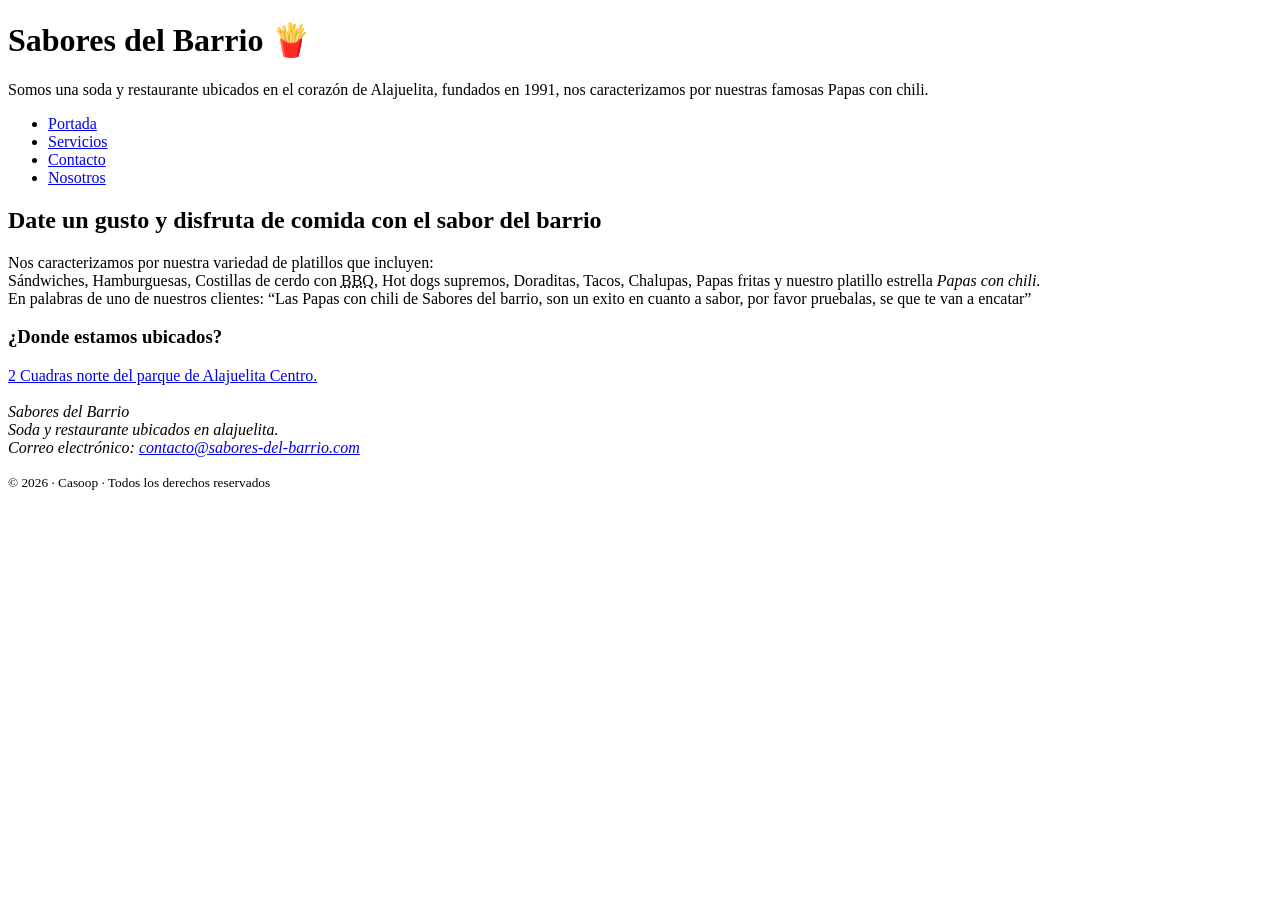
<file: ac1-html/index.html>
<!DOCTYPE html>
<html lang="es">
<head>
    <meta charset="UTF-8">
    <meta name="viewport" content="width=device-width, initial-scale=1.0">
    <meta name="author" content="Elias GC">
    <meta name="description" content="Portada de Sabores del Barrio">
    <meta name="keywords" content="index, Portada, HTML5, Soda, Restaurante">
    <title>Portada | Sabores del Barrio</title>
    <link rel="icon" href="recursos/favicon.png" type="image/png">
</head>

<body>
    <header id="inicio">
        <h1>Sabores del Barrio 🍟</h1>
        <p>Somos una soda y restaurante ubicados en el corazón de Alajuelita, fundados en 1991, nos caracterizamos por nuestras famosas Papas con chili.</p>
        <!--Menú de navegación-->
        <nav>
            <ul>
                <li><a href="index.html">Portada</a></li>
                <li><a href="servicios.html">Servicios</a></li>
                <li><a href="contacto.html">Contacto</a></li>
                <li><a href="nosotros.html">Nosotros</a></li>
            </ul>
        </nav>
    </header>

    <main>
        <article>
            <!--Introducción al Restaurante-->
            <h2 id="Intro">Date un gusto y disfruta de comida con el sabor del barrio</h2>
            <p>
                Nos caracterizamos por nuestra variedad de platillos que incluyen: <br>
                Sándwiches, Hamburguesas, Costillas de cerdo con <abbr title="Barbecue">BBQ</abbr>, Hot dogs supremos, Doraditas, Tacos, Chalupas, Papas fritas y nuestro platillo estrella <em>Papas con chili</em>. <br>
                En palabras de uno de nuestros clientes: <q>Las Papas con chili de Sabores del barrio, son un exito en cuanto a sabor, por favor pruebalas, se que te van a encatar</q>
            </p>
        </article>

        <aside>
            <h3 id="Ubicacion">¿Donde estamos ubicados?</h3>
            <!--Se utilizo un enlace a Google maps como enlace externo-->
            <a href="https://maps.app.goo.gl/xUsfQCmxmrfeoPDa7" target="_blank" rel="noopener" title="Ubicación en Google Maps">2 Cuadras norte del parque de Alajuelita Centro. </a>
        </aside>
    </main>

    <br>

    <footer>
        <address>
            Sabores del Barrio <br>
            Soda y restaurante ubicados en alajuelita. <br>
            Correo electrónico: <a href="mailto:contacto@sabores-del-barrio.com">contacto@sabores-del-barrio.com</a>
        </address>
        <p>
            <small>&copy; 2026 &middot; Casoop &middot; Todos los derechos reservados</small>
        </p>
    </footer>
</body>
</html>
</file>
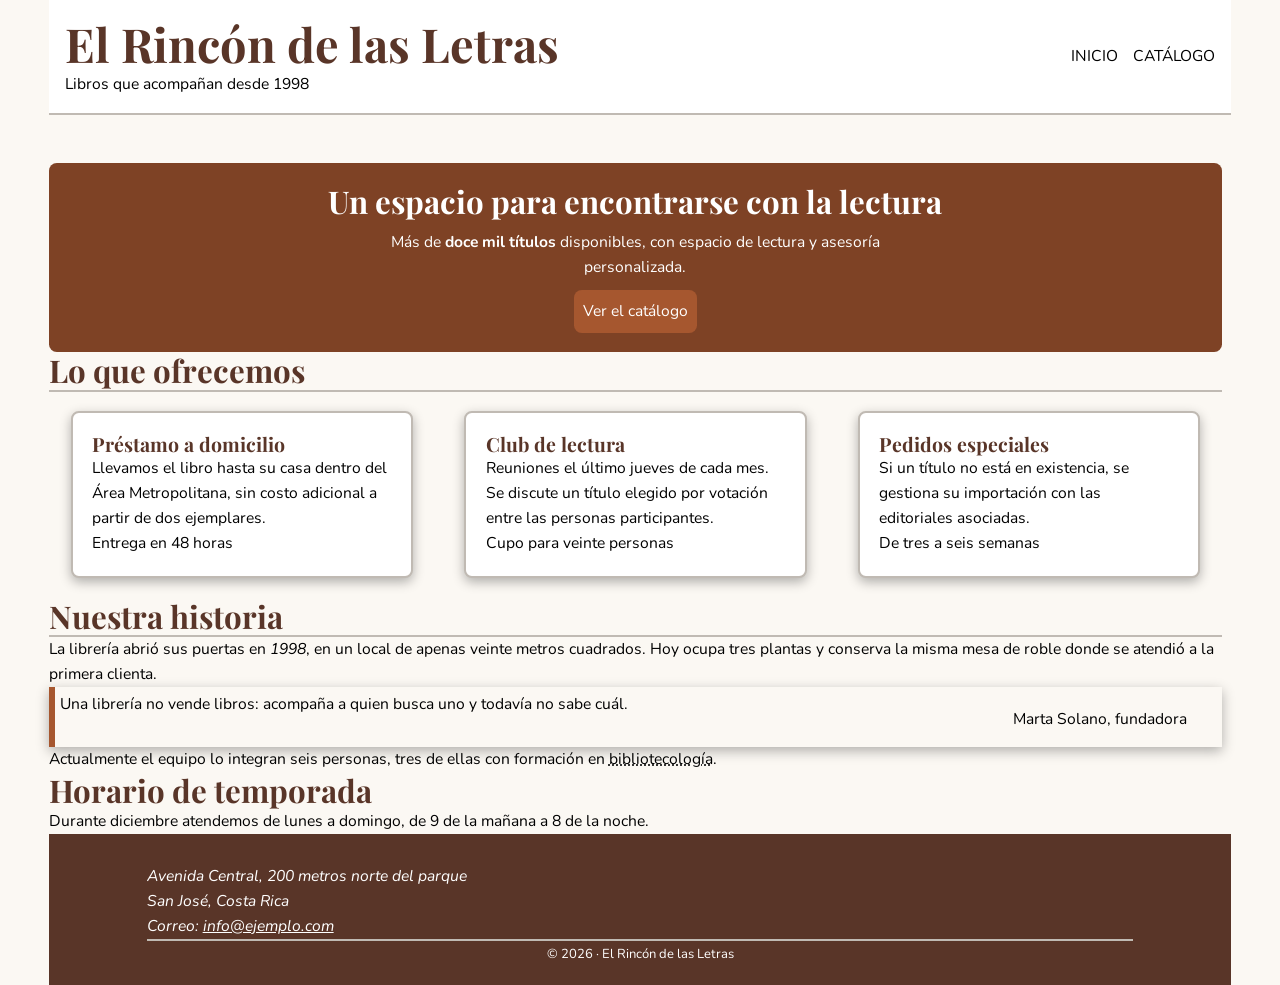
<file: ac2-css/index.html>
<!DOCTYPE html>
<html lang="es">

<head>
  <meta charset="UTF-8">
  <meta name="viewport" content="width=device-width, initial-scale=1.0">
  <meta name="author" content="Escriba aquí su nombre completo">
  <meta name="description" content="Librería El Rincón de las Letras: catálogo, servicios y contacto.">
  <meta name="keywords" content="librería, libros, lectura, catálogo, Costa Rica">

  <title>Inicio | El Rincón de las Letras</title>

  <link rel="icon" href="recursos/favicon.png" type="image/png">
  <link rel="stylesheet" href="css/estilos.css">
  <style>
    @import url('https://fonts.googleapis.com/css2?family=Nunito:ital,wght@0,200..1000;1,200..1000&family=Playfair+Display:ital,wght@0,400..900;1,400..900&display=swap');
  </style>

  <!--AQUÍ SE ENLAZA LA HOJA DE ESTILOS QUE USTED DEBE CREAR.
       El archivo debe llamarse  css/estilos.css -->

</head>

<body>

  <!--CABECERA-->
  <header id="cabecera">
    <div class="marca">
      <h1>El Rincón de las Letras</h1>
      <p class="lema">Libros que acompañan desde 1998</p>
    </div>

    <nav class="menu-principal">
      <ul>
        <li><a href="index.html" class="enlace-activo">Inicio</a></li>
        <li><a href="catalogo.html">Catálogo</a></li>
      </ul>
    </nav>
  </header>

  <!--CONTENIDO PRINCIPAL-->
  <main id="contenido">

    <!-- Zona de presentación -->
    <section id="portada" class="hero">
      <h2>Un espacio para encontrarse con la lectura</h2>
      <p class="hero-texto">
        Más de <strong>doce mil títulos</strong> disponibles, con espacio
        de lectura y asesoría personalizada.
      </p>
      <a href="catalogo.html" class="boton boton-principal">Ver el catálogo</a>
    </section>

    <!-- Tres bloques para maquetar en fila -->
    <section id="servicios">
      <h2>Lo que ofrecemos</h2>

      <div class="rejilla-servicios">

        <article class="tarjeta">
          <h3>Préstamo a domicilio</h3>
          <p>
            Llevamos el libro hasta su casa dentro del Área Metropolitana,
            sin costo adicional a partir de dos ejemplares.
          </p>
          <p class="tarjeta-pie">Entrega en 48 horas</p>
        </article>

        <article class="tarjeta">
          <h3>Club de lectura</h3>
          <p>
            Reuniones el último jueves de cada mes. Se discute un título
            elegido por votación entre las personas participantes.
          </p>
          <p class="tarjeta-pie">Cupo para veinte personas</p>
        </article>

        <article class="tarjeta">
          <h3>Pedidos especiales</h3>
          <p>
            Si un título no está en existencia, se gestiona su importación
            con las editoriales asociadas.
          </p>
          <p class="tarjeta-pie">De tres a seis semanas</p>
        </article>

      </div>
    </section>

    <!-- Contenido con cita -->
    <section id="historia">
      <h2>Nuestra historia</h2>

      <p>
        La librería abrió sus puertas en <em>1998</em>, en un local de
        apenas veinte metros cuadrados. Hoy ocupa tres plantas y conserva
        la misma mesa de roble donde se atendió a la primera clienta.
      </p>

      <blockquote class="cita">
        <p>
          Una librería no vende libros: acompaña a quien busca uno y
          todavía no sabe cuál.
        </p>
        <footer class="cita-autoria">Marta Solano, fundadora</footer>
      </blockquote>

      <p>
        Actualmente el equipo lo integran seis personas, tres de ellas
        con formación en <abbr title="Bibliotecología">bibliotecología</abbr>.
      </p>
    </section>

  </main>

  <!--CONTENIDO SECUNDARIO -->
  <aside id="aviso" class="panel-aviso">
    <h2>Horario de temporada</h2>
    <p>
      Durante diciembre atendemos de lunes a domingo, de 9 de la mañana
      a 8 de la noche.
    </p>
  </aside>

  <!-- PIE -->
  <footer id="pie">
    <div class="pie-contenido">
      <address class="datos-contacto">
        Avenida Central, 200 metros norte del parque<br>
        San José, Costa Rica<br>
        Correo: <a href="mailto:info@ejemplo.com">info@ejemplo.com</a>
      </address>

      <p class="creditos"><small>&copy; 2026 · El Rincón de las Letras</small></p>
    </div>
  </footer>

</body>

</html>
</file>
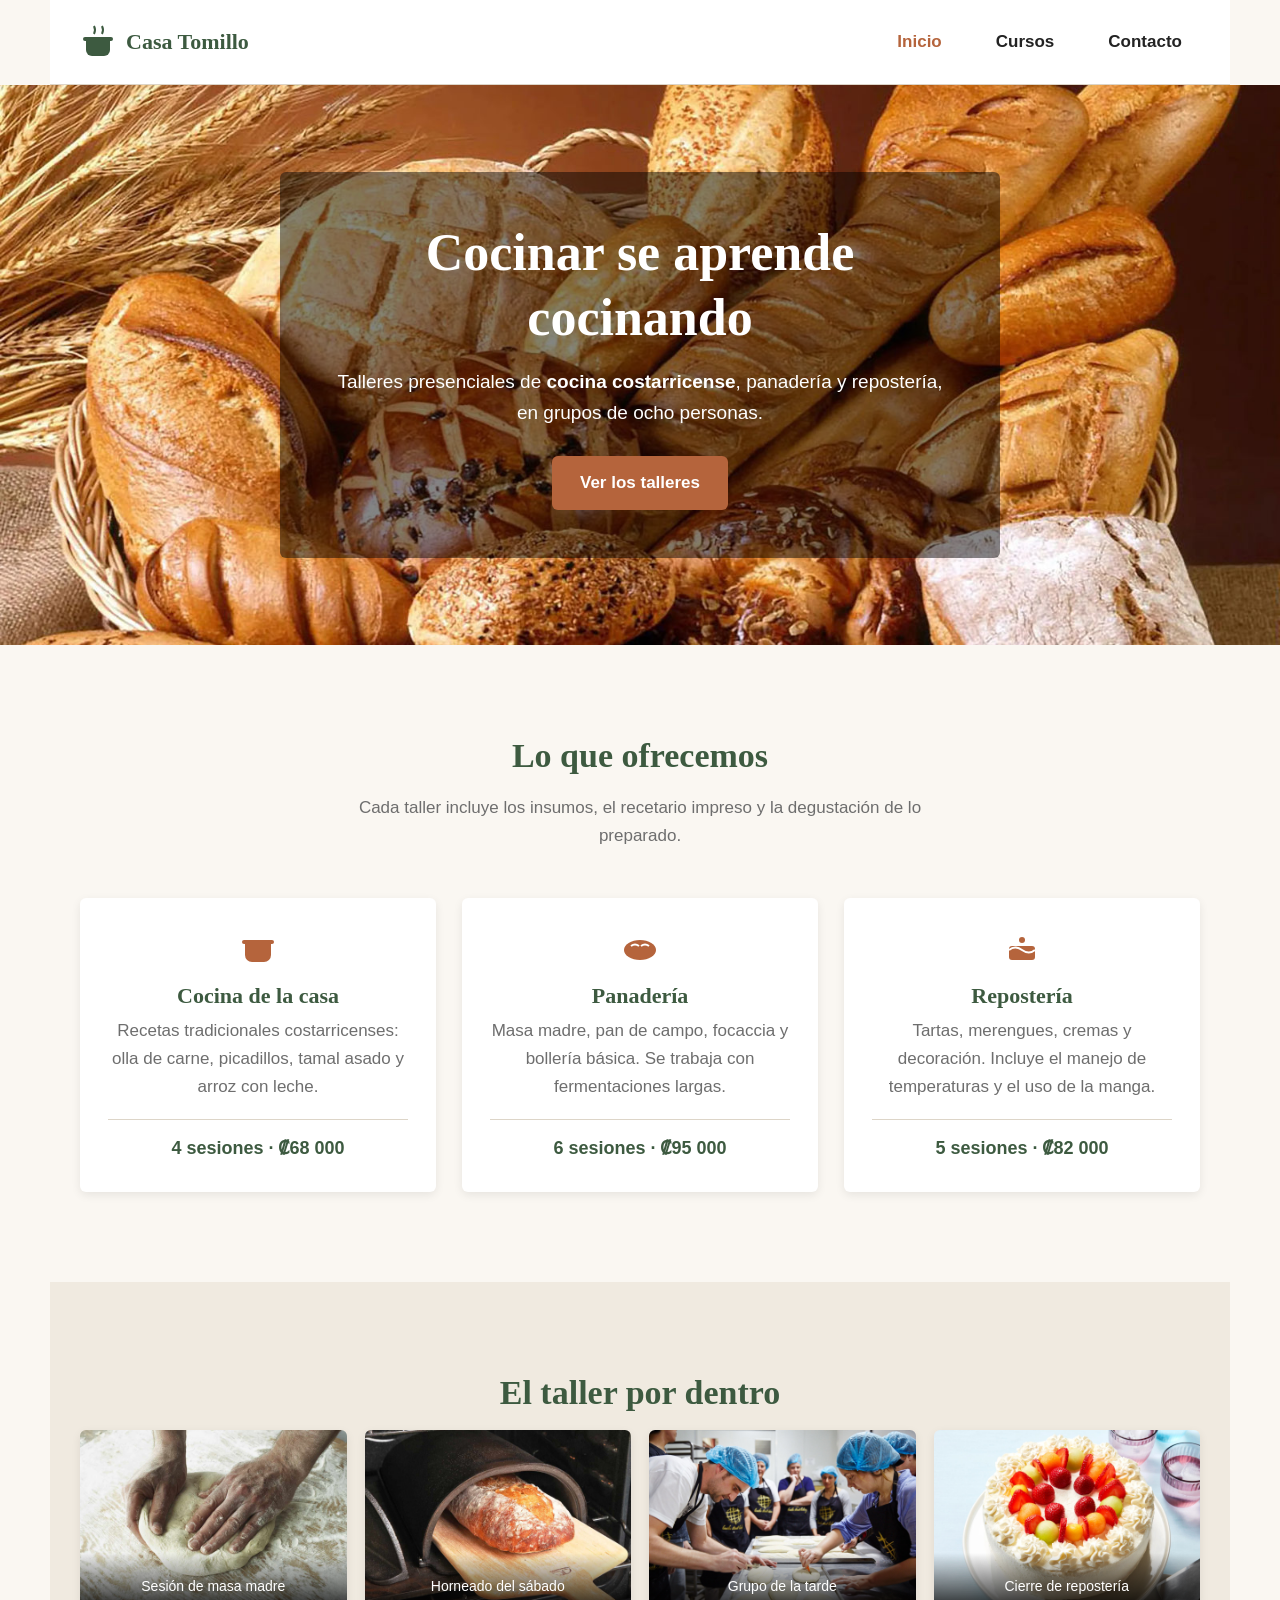
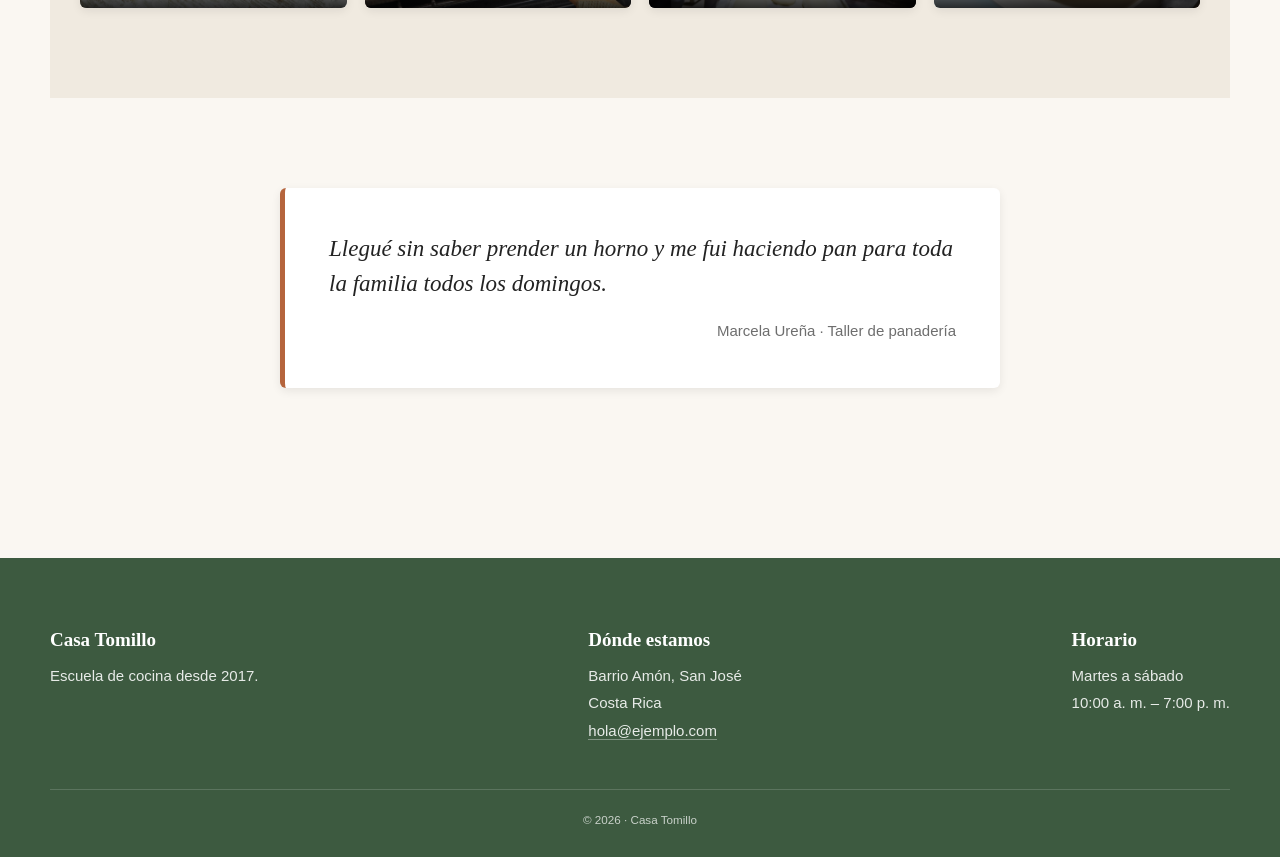
<file: ac3-responsive/index.html>
<!doctype html>
<html lang="es">
  <head>
    <meta charset="UTF-8" />
    <meta name="viewport" content="width=device-width, initial-scale=1.0" />
    <!--Se volvio a añadir el viewport faltante-->
    <meta name="author" content="Escriba aquí su nombre completo" />
    <meta
      name="description"
      content="Casa Tomillo: escuela de cocina con talleres presenciales en San José."
    />
    <meta
      name="keywords"
      content="cocina, talleres, escuela, gastronomía, Costa Rica"
    />

    <title>Inicio | Casa Tomillo</title>

    <link rel="icon" href="recursos/favicon.png" type="image/png" />
    <link rel="stylesheet" href="css/estilos.css" />
  </head>

  <body>
    <!-- ═══ CABECERA · igual en las tres páginas ═══ -->
    <header id="cabecera" class="cabecera">
      <a href="index.html" class="marca">
        <svg
          class="marca-icono"
          width="36"
          height="36"
          viewBox="0 0 36 36"
          xmlns="http://www.w3.org/2000/svg"
          role="img"
          aria-label="Logo de Casa Tomillo: una olla con vapor"
        >
          <path
            d="M6 16 h24 v10 a6 6 0 0 1 -6 6 h-12 a6 6 0 0 1 -6 -6 z"
            fill="currentColor"
          />
          <rect x="3" y="13" width="30" height="4" rx="2" fill="currentColor" />
          <path
            d="M14 10 q2 -4 0 -8"
            stroke="currentColor"
            stroke-width="2"
            fill="none"
          />
          <path
            d="M22 10 q2 -4 0 -8"
            stroke="currentColor"
            stroke-width="2"
            fill="none"
          />
        </svg>
        <span class="marca-texto">Casa Tomillo</span>
      </a>

      <nav class="navegacion" aria-label="Navegación principal">
        <ul class="menu">
          <li><a href="index.html" class="menu-enlace activo">Inicio</a></li>
          <li><a href="cursos.html" class="menu-enlace">Cursos</a></li>
          <li><a href="contacto.html" class="menu-enlace">Contacto</a></li>
        </ul>
      </nav>
    </header>

    <main id="contenido">
      <!-- ═══ PORTADA ═══ -->
      <section id="portada" class="portada">
        <div class="portada-caja">
          <h1 class="portada-titulo">Cocinar se aprende cocinando</h1>
          <p class="portada-bajada">
            Talleres presenciales de <strong>cocina costarricense</strong>,
            panadería y repostería, en grupos de ocho personas.
          </p>
          <a href="cursos.html" class="boton boton-principal"
            >Ver los talleres</a
          >
        </div>
      </section>

      <!-- ═══ TRES PROPUESTAS · maquetadas con Flexbox ═══ -->
      <section id="propuestas" class="seccion">
        <h2 class="seccion-titulo">Lo que ofrecemos</h2>
        <p class="seccion-entrada">
          Cada taller incluye los insumos, el recetario impreso y la degustación
          de lo preparado.
        </p>

        <div class="fila-propuestas">
          <article class="tarjeta">
            <svg
              class="tarjeta-icono"
              width="42"
              height="42"
              viewBox="0 0 42 42"
              xmlns="http://www.w3.org/2000/svg"
              role="img"
              aria-label="Icono de olla"
            >
              <path
                d="M8 18 h26 v11 a7 7 0 0 1 -7 7 h-12 a7 7 0 0 1 -7 -7 z"
                fill="currentColor"
              />
              <rect
                x="5"
                y="14"
                width="32"
                height="4"
                rx="2"
                fill="currentColor"
              />
            </svg>
            <h3 class="tarjeta-titulo">Cocina de la casa</h3>
            <p class="tarjeta-texto">
              Recetas tradicionales costarricenses: olla de carne, picadillos,
              tamal asado y arroz con leche.
            </p>
            <p class="tarjeta-dato">4 sesiones · ₡68 000</p>
          </article>

          <article class="tarjeta">
            <svg
              class="tarjeta-icono"
              width="42"
              height="42"
              viewBox="0 0 42 42"
              xmlns="http://www.w3.org/2000/svg"
              role="img"
              aria-label="Icono de pan"
            >
              <ellipse cx="21" cy="24" rx="16" ry="10" fill="currentColor" />
              <path
                d="M12 20 q4 -3 8 0 M22 20 q4 -3 8 0"
                stroke="#FFFFFF"
                stroke-width="2"
                fill="none"
              />
            </svg>
            <h3 class="tarjeta-titulo">Panadería</h3>
            <p class="tarjeta-texto">
              Masa madre, pan de campo, focaccia y bollería básica. Se trabaja
              con fermentaciones largas.
            </p>
            <p class="tarjeta-dato">6 sesiones · ₡95 000</p>
          </article>

          <article class="tarjeta">
            <svg
              class="tarjeta-icono"
              width="42"
              height="42"
              viewBox="0 0 42 42"
              xmlns="http://www.w3.org/2000/svg"
              role="img"
              aria-label="Icono de pastel"
            >
              <rect
                x="8"
                y="20"
                width="26"
                height="14"
                rx="3"
                fill="currentColor"
              />
              <path
                d="M8 24 q6 -5 13 0 q7 5 13 0"
                stroke="#FFFFFF"
                stroke-width="2"
                fill="none"
              />
              <circle cx="21" cy="14" r="3" fill="currentColor" />
            </svg>
            <h3 class="tarjeta-titulo">Repostería</h3>
            <p class="tarjeta-texto">
              Tartas, merengues, cremas y decoración. Incluye el manejo de
              temperaturas y el uso de la manga.
            </p>
            <p class="tarjeta-dato">5 sesiones · ₡82 000</p>
          </article>
        </div>
      </section>

      <!-- ═══ GALERÍA · maquetada con Grid ═══ -->
      <section id="galeria" class="seccion seccion-alterna">
        <h2 class="seccion-titulo">El taller por dentro</h2>

        <div class="rejilla-galeria">
          <figure class="pieza">
            <picture>
              <source
                media="(min-width: 1024px)"
                srcset="recursos/taller-1-grande.jpg"
              />
              <source
                media="(min-width: 768px)"
                srcset="recursos/taller-1-mediana.jpg"
              />
              <source
                media="(min-width: 468px)"
                srcset="recursos/taller-1-pequena.jpg"
              />
              <img
                src="recursos/taller-1-pequena.jpg"
                alt="Manos amasando pan sobre una mesa de madera"
                width="1200"
                height="800"
                loading="lazy"
              />
            </picture>
            <figcaption class="pieza-pie">Sesión de masa madre</figcaption>
          </figure>

          <figure class="pieza">
            <picture>
              <source
                media="(min-width: 1024px)"
                srcset="recursos/taller-2-grande.jpg"
              />
              <source
                media="(min-width: 768px)"
                srcset="recursos/taller-2-mediana.jpg"
              />
              <source
                media="(min-width: 468px)"
                srcset="recursos/taller-2-pequena.jpg"
              />
              <img
                src="recursos/taller-2-pequena.jpg"
                alt="Bandeja de panes recién horneados"
                width="1200"
                height="800"
                loading="lazy"
              />
            </picture>
            <figcaption class="pieza-pie">Horneado del sábado</figcaption>
          </figure>

          <figure class="pieza">
            <picture>
              <source
                media="(min-width: 1024px)"
                srcset="recursos/taller-3-grande.jpg"
              />
              <source
                media="(min-width: 768px)"
                srcset="recursos/taller-3-mediana.jpg"
              />
              <source
                media="(min-width: 468px)"
                srcset="recursos/taller-3-pequena.jpg"
              />

              <img
                src="recursos/taller-3-pequena.jpg"
                alt="Grupo de participantes cocinando en la mesa central"
                width="1200"
                height="800"
                loading="lazy"
              />
            </picture>
            <figcaption class="pieza-pie">Grupo de la tarde</figcaption>
          </figure>

          <figure class="pieza">
            <picture>
              <source
                media="(min-width: 1024px)"
                srcset="recursos/taller-4-grande.jpg"
              />
              <source
                media="(min-width: 768px)"
                srcset="recursos/taller-4-mediana.jpg"
              />
              <source
                media="(min-width: 468px)"
                srcset="recursos/taller-4-pequena.jpg"
              />
              <img
                src="recursos/taller-4-pequena.jpg"
                alt="Detalle de una tarta decorada con frutas"
                width="1200"
                height="800"
                loading="lazy"
              />
            </picture>
            <figcaption class="pieza-pie">Cierre de repostería</figcaption>
          </figure>
        </div>
      </section>

      <!-- ═══ TESTIMONIO ═══ -->
      <section id="testimonio" class="seccion">
        <blockquote class="cita">
          <p class="cita-texto">
            Llegué sin saber prender un horno y me fui haciendo pan para toda la
            familia todos los domingos.
          </p>
          <footer class="cita-autoria">
            Marcela Ureña · Taller de panadería
          </footer>
        </blockquote>
      </section>
    </main>

    <!-- ═══ PIE · igual en las tres páginas ═══ -->
    <footer id="pie" class="pie">
      <div class="pie-columnas">
        <div class="pie-bloque">
          <h2 class="pie-titulo">Casa Tomillo</h2>
          <p class="pie-texto">Escuela de cocina desde 2017.</p>
        </div>

        <div class="pie-bloque">
          <h2 class="pie-titulo">Dónde estamos</h2>
          <address class="pie-datos">
            Barrio Amón, San José<br />
            Costa Rica<br />
            <a href="mailto:hola@ejemplo.com" class="pie-enlace"
              >hola@ejemplo.com</a
            >
          </address>
        </div>

        <div class="pie-bloque">
          <h2 class="pie-titulo">Horario</h2>
          <p class="pie-texto">
            Martes a sábado<br />
            10:00 a. m. – 7:00 p. m.
          </p>
        </div>
      </div>

      <p class="pie-creditos"><small>&copy; 2026 · Casa Tomillo</small></p>
    </footer>
  </body>
</html>
</file>
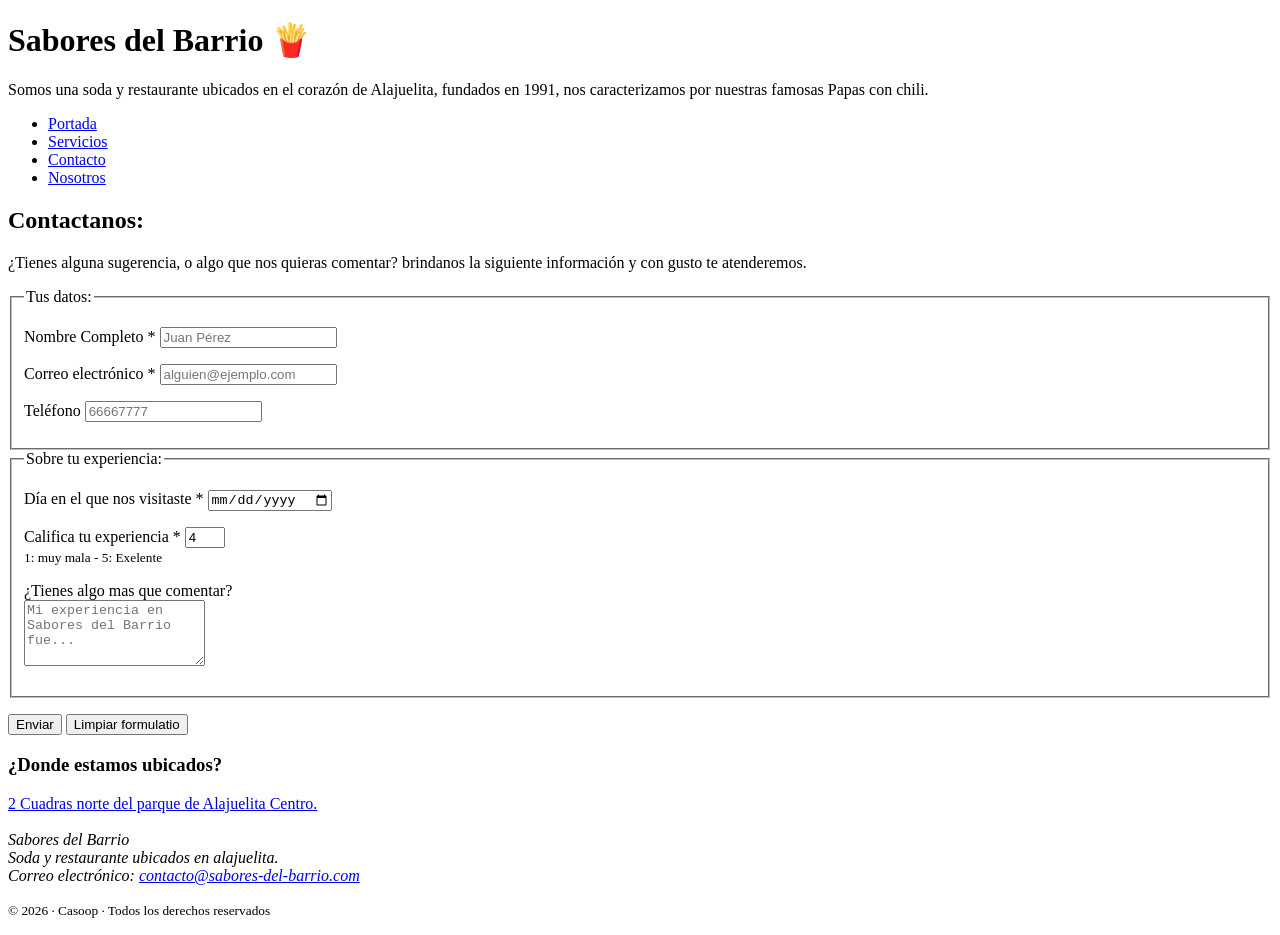
<file: ac1-html/Contacto.html>
<!DOCTYPE html>
<html lang="es">
<head>
    <meta charset="UTF-8">
    <meta name="viewport" content="width=device-width, initial-scale=1.0">
    <meta name="author" content="Elias GC">
    <meta name="description" content="Portada de Sabores del Barrio">
    <meta name="keywords" content="index, Portada, HTML5, Soda, Restaurante">
    <title>Portada | Sabores del Barrio</title>
    <link rel="icon" href="recursos/favicon.png" type="image/png">
</head>

<body>
    <header id="inicio">
        <h1>Sabores del Barrio 🍟</h1>
        <p>Somos una soda y restaurante ubicados en el corazón de Alajuelita, fundados en 1991, nos caracterizamos por nuestras famosas Papas con chili.</p>
        <!--Menú de navegación-->
        <nav>
            <ul>
                <li><a href="index.html">Portada</a></li>
                <li><a href="servicios.html">Servicios</a></li>
                <li><a href="contacto.html">Contacto</a></li>
                <li><a href="nosotros.html">Nosotros</a></li>
            </ul>
        </nav>
    </header>

    <main>
        <article>
            <h2 id="contacto">Contactanos:</h2>
            <p>¿Tienes alguna sugerencia, o algo que nos quieras comentar? brindanos la siguiente información y con gusto te atenderemos.</p>
            <form method="post">
                <fieldset>
                    <legend>Tus datos:</legend>
                    <p>
                        <label for="nombre">Nombre Completo *</label>
                        <input type="text" id="nombre" name="nombre" required minlength="3" maxlength="60" placeholder="Juan Pérez">
                    </p>
                    <p>
                        <label for="correo">Correo electrónico *</label>
                        <input type="email" id="correo" name="correo" required placeholder="alguien@ejemplo.com">
                    </p>
                    <p>
                        <label for="telefono">Teléfono </label>
                        <input type="tel" id="telefono" name="telefono" pattern="[0-9]{8}" title="8 digitos, sin espacios ni guiones" placeholder="66667777">
                    </p>
                </fieldset>
                <fieldset>
                    <legend>Sobre tu experiencia:</legend>
                    <p>
                        <label for="fecha">Día en el que nos visitaste *</label>
                        <input type="date" name="fecha" id="fecha" required>
                    </p>
                    <p>
                        <label for="calificacion">Califica tu experiencia *</label>
                        <input type="number" id="calificacion" name="calificacion" required min="1" max="5" step="1" value="4"><br>
                        <small>1: muy mala - 5: Exelente</small>
                    </p>
                    <p>
                        <label for="comentario">¿Tienes algo mas que comentar?</label><br>
                        <textarea name="comentario" id="comentario" rows="4" maxlength="300" placeholder="Mi experiencia en Sabores del Barrio fue..."></textarea>
                    </p>
                </fieldset>
                <p>
                    <button type="submit">Enviar</button>
                    <button type="reset">Limpiar formulatio</button>
                </p>
            </form>
        </article>

        <aside>
            <h3 id="Ubicacion">¿Donde estamos ubicados?</h3>
            <!--Se utilizo un enlace a Google maps como enlace externo-->
            <a href="https://maps.app.goo.gl/xUsfQCmxmrfeoPDa7" target="_blank" rel="noopener" title="Ubicación en Google Maps">2 Cuadras norte del parque de Alajuelita Centro. </a>
        </aside>
    </main>

    <br>

    <footer>
        <address>
            Sabores del Barrio <br>
            Soda y restaurante ubicados en alajuelita. <br>
            Correo electrónico: <a href="mailto:contacto@sabores-del-barrio.com">contacto@sabores-del-barrio.com</a>
        </address>
        <p>
            <small>&copy; 2026 &middot; Casoop &middot; Todos los derechos reservados</small>
        </p>
    </footer>
</body>
</html>
</file>
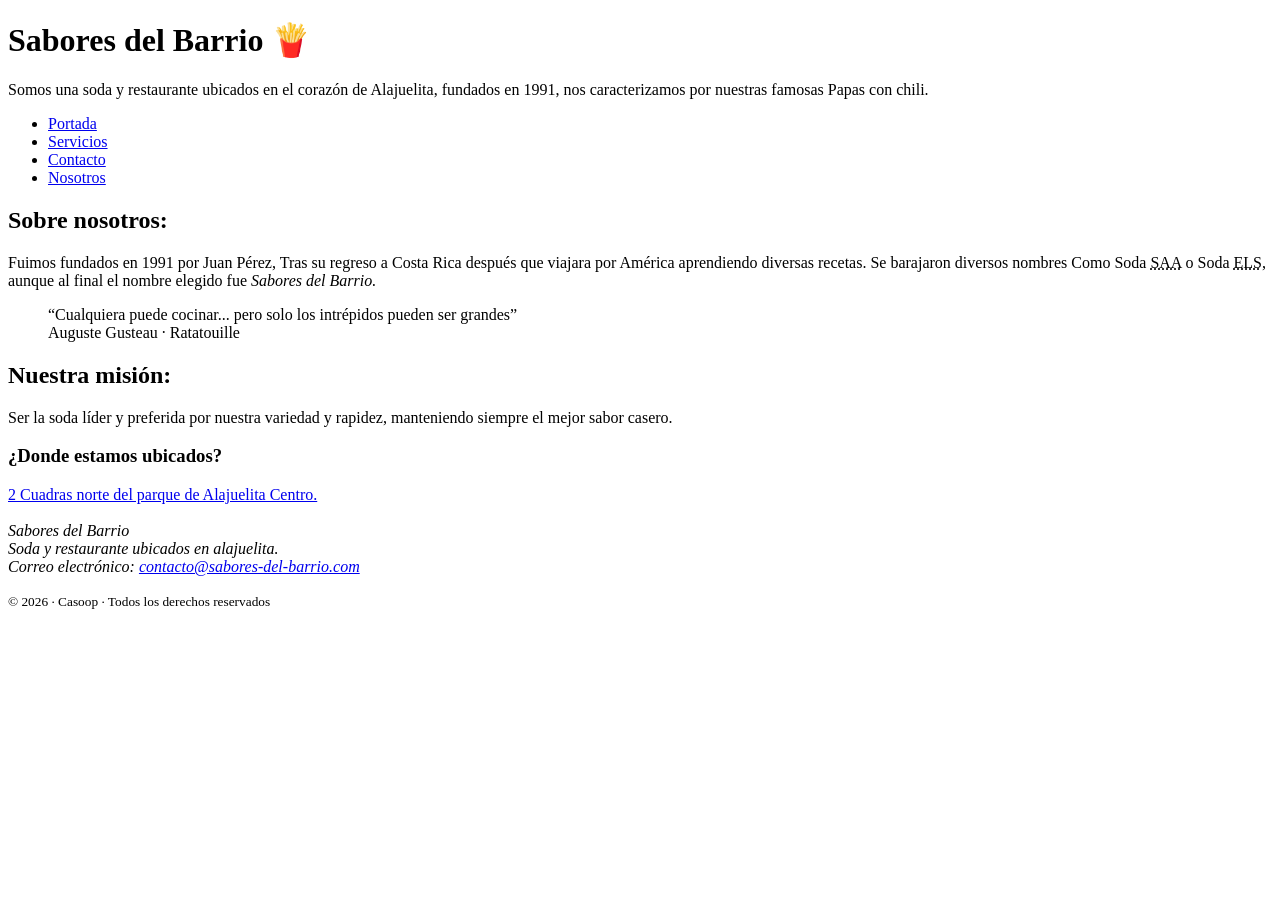
<file: ac1-html/nosotros.html>
<!DOCTYPE html>
<html lang="es">
<head>
    <meta charset="UTF-8">
    <meta name="viewport" content="width=device-width, initial-scale=1.0">
    <meta name="author" content="Elias GC">
    <meta name="description" content="Portada de Sabores del Barrio">
    <meta name="keywords" content="index, Portada, HTML5, Soda, Restaurante">
    <title>Portada | Sabores del Barrio</title>
    <link rel="icon" href="recursos/favicon.png" type="image/png">
</head>

<body>
    <header id="inicio">
        <h1>Sabores del Barrio 🍟</h1>
        <p>Somos una soda y restaurante ubicados en el corazón de Alajuelita, fundados en 1991, nos caracterizamos por nuestras famosas Papas con chili.</p>
        <!--Menú de navegación-->
        <nav>
            <ul>
                <li><a href="index.html">Portada</a></li>
                <li><a href="servicios.html">Servicios</a></li>
                <li><a href="contacto.html">Contacto</a></li>
                <li><a href="nosotros.html">Nosotros</a></li>
            </ul>
        </nav>
    </header>

    <main>
        <article>
            <h2>Sobre nosotros:</h2>
            <p>Fuimos fundados en 1991 por Juan Pérez, Tras su regreso a Costa Rica después que viajara por América aprendiendo diversas recetas. Se barajaron diversos nombres Como Soda <abbr title="Sabor al instante">SAA</abbr> o Soda <abbr title="El loco sason">ELS</abbr>, aunque al final el nombre elegido fue <em>Sabores del Barrio.</em></p>
            <blockquote cite="https://www.imdb.com/es/title/tt0382932/quotes/">
                <q>Cualquiera puede cocinar... pero solo los intrépidos pueden ser grandes</q>
                <footer>Auguste Gusteau &middot; Ratatouille</footer>
            </blockquote>
        </article>
        <article>
            <h2>Nuestra misión:</h2>
            <p>Ser la soda líder y preferida por nuestra variedad y rapidez, manteniendo siempre el mejor sabor casero.</p>
        </article>
        <aside>
            <h3 id="Ubicacion">¿Donde estamos ubicados?</h3>
            <!--Se utilizo un enlace a Google maps como enlace externo-->
            <a href="https://maps.app.goo.gl/xUsfQCmxmrfeoPDa7" target="_blank" rel="noopener" title="Ubicación en Google Maps">2 Cuadras norte del parque de Alajuelita Centro. </a>
        </aside>
    </main>

    <br>

    <footer>
        <address>
            Sabores del Barrio <br>
            Soda y restaurante ubicados en alajuelita. <br>
            Correo electrónico: <a href="mailto:contacto@sabores-del-barrio.com">contacto@sabores-del-barrio.com</a>
        </address>
        <p>
            <small>&copy; 2026 &middot; Casoop &middot; Todos los derechos reservados</small>
        </p>
    </footer>
</body>
</html>
</file>
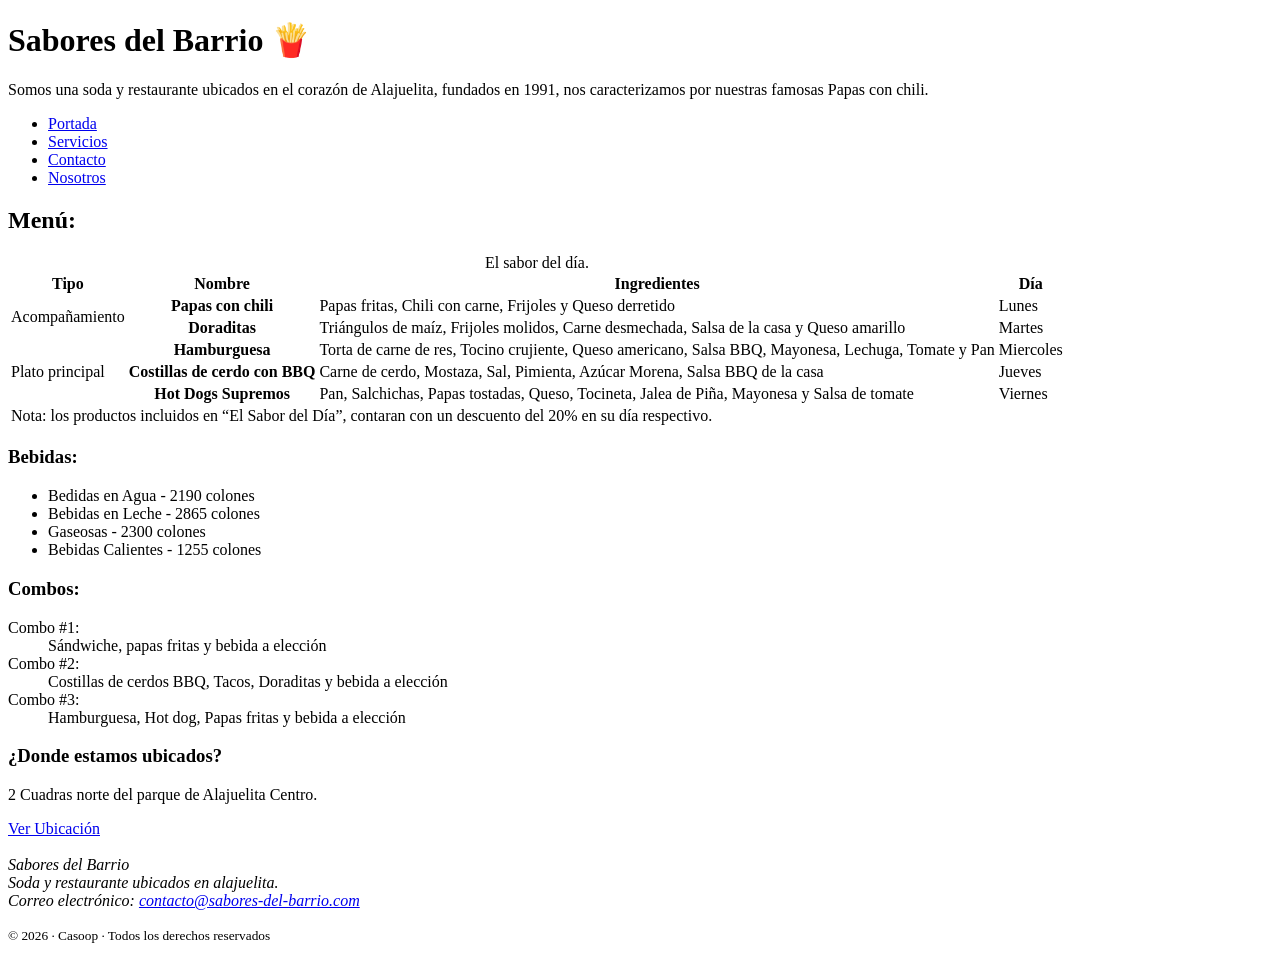
<file: ac1-html/servicios.html>
<!DOCTYPE html>
<html lang="es">
<head>
    <meta charset="UTF-8">
    <meta name="viewport" content="width=device-width, initial-scale=1.0">
    <meta name="author" content="Elias GC">
    <meta name="description" content="Portada de Sabores del Barrio">
    <meta name="keywords" content="Servicios, HTML5, Soda, Restaurante">
    <title>Servicios | Sabores del Barrio</title>
    <link rel="icon" href="recursos/favicon.png" type="image/png">
</head>

<body>
    <header id="inicio">
        <h1>Sabores del Barrio 🍟</h1>
        <p>Somos una soda y restaurante ubicados en el corazón de Alajuelita, fundados en 1991, nos caracterizamos por nuestras famosas Papas con chili.</p>
        <!--Menú de navegación-->
        <nav>
            <ul>
                <li><a href="index.html">Portada</a></li>
                <li><a href="servicios.html">Servicios</a></li>
                <li><a href="contacto.html">Contacto</a></li>
                <li><a href="nosotros.html">Nosotros</a></li>
            </ul>
        </nav>
    </header>
        
    <main>
        <article>
            <h2 id="menu">Menú:</h2>
                <table>
                    <caption>El sabor del día.</caption>
                    <thead>
                        <tr>
                            <th scope="col">Tipo</th>
                            <th scope="col">Nombre</th>
                            <th scope="col">Ingredientes</th>
                            <th scope="col">Día</th>
                        </tr>
                    </thead>
                    <tbody>
                        <tr>
                            <td rowspan="2">Acompañamiento</td>
                            <th>Papas con chili</th>
                            <td>Papas fritas, Chili con carne, Frijoles y Queso derretido</td>
                            <td>Lunes</td>
                        </tr>
                        <tr>
                            <th>Doraditas</th>
                            <td>Triángulos de maíz, Frijoles molidos, Carne desmechada, Salsa de la casa y Queso amarillo</td>
                            <td>Martes</td>
                        </tr>
                        <tr>
                            <td rowspan="3">Plato principal</td>
                            <th>Hamburguesa</th>
                            <td>Torta de carne de res, Tocino crujiente, Queso americano, Salsa BBQ, Mayonesa, Lechuga, Tomate y Pan</td>
                            <td>Miercoles</td>
                        </tr>
                        <tr>
                            <th>Costillas de cerdo con BBQ</th>
                            <td>Carne de cerdo, Mostaza, Sal, Pimienta, Azúcar Morena, Salsa BBQ de la casa</td>
                            <td>Jueves</td>
                        </tr>
                        <tr>
                            <th>Hot Dogs Supremos</th>
                            <td>Pan, Salchichas, Papas tostadas, Queso, Tocineta, Jalea de Piña, Mayonesa y Salsa de tomate</td>
                            <td>Viernes</td>
                        </tr>
                    </tbody>
                    <tfoot>
                        <tr>
                            <td colspan="4">Nota: los productos incluidos en <q>El Sabor del Día</q>, contaran con un descuento del 20% en su día respectivo.</td>
                        </tr>
                    </tfoot>
                </table>
                <h3>Bebidas:</h3>
                <ul>
                    <li>Bedidas en Agua - 2190 colones</li>
                    <li>Bebidas en Leche - 2865 colones</li>
                    <li>Gaseosas - 2300 colones</li>
                    <li>Bebidas Calientes - 1255 colones</li>
                </ul>
                <h3>Combos:</h3>
                <dl>
                    <dt>Combo #1:</dt>
                    <dd>Sándwiche, papas fritas y bebida a elección</dd>
                    <dt>Combo #2:</dt>
                    <dd>Costillas de cerdos BBQ, Tacos, Doraditas y bebida a elección</dd>
                    <dt>Combo #3:</dt>
                    <dd>Hamburguesa, Hot dog, Papas fritas y bebida a elección</dd>
                </dl>
        </article>

        <aside>
            <h3 id="Ubicacion">¿Donde estamos ubicados?</h3>
            <p>2 Cuadras norte del parque de Alajuelita Centro.</p>
            <!--Se utilizo un enlace a Google maps como enlace externo-->
            <a href="https://maps.app.goo.gl/xUsfQCmxmrfeoPDa7" target="_blank" rel="noopener" title="Ubicación en Google Maps">Ver Ubicación</a>
        </aside>
    </main>

    <br>

    <footer>
        <address>
            Sabores del Barrio <br>
            Soda y restaurante ubicados en alajuelita. <br>
            Correo electrónico: <a href="mailto:contacto@sabores-del-barrio.com">contacto@sabores-del-barrio.com</a>
        </address>
        <p>
            <small>&copy; 2026 &middot; Casoop &middot; Todos los derechos reservados</small>
        </p>
    </footer>
</body>
</html>
</file>
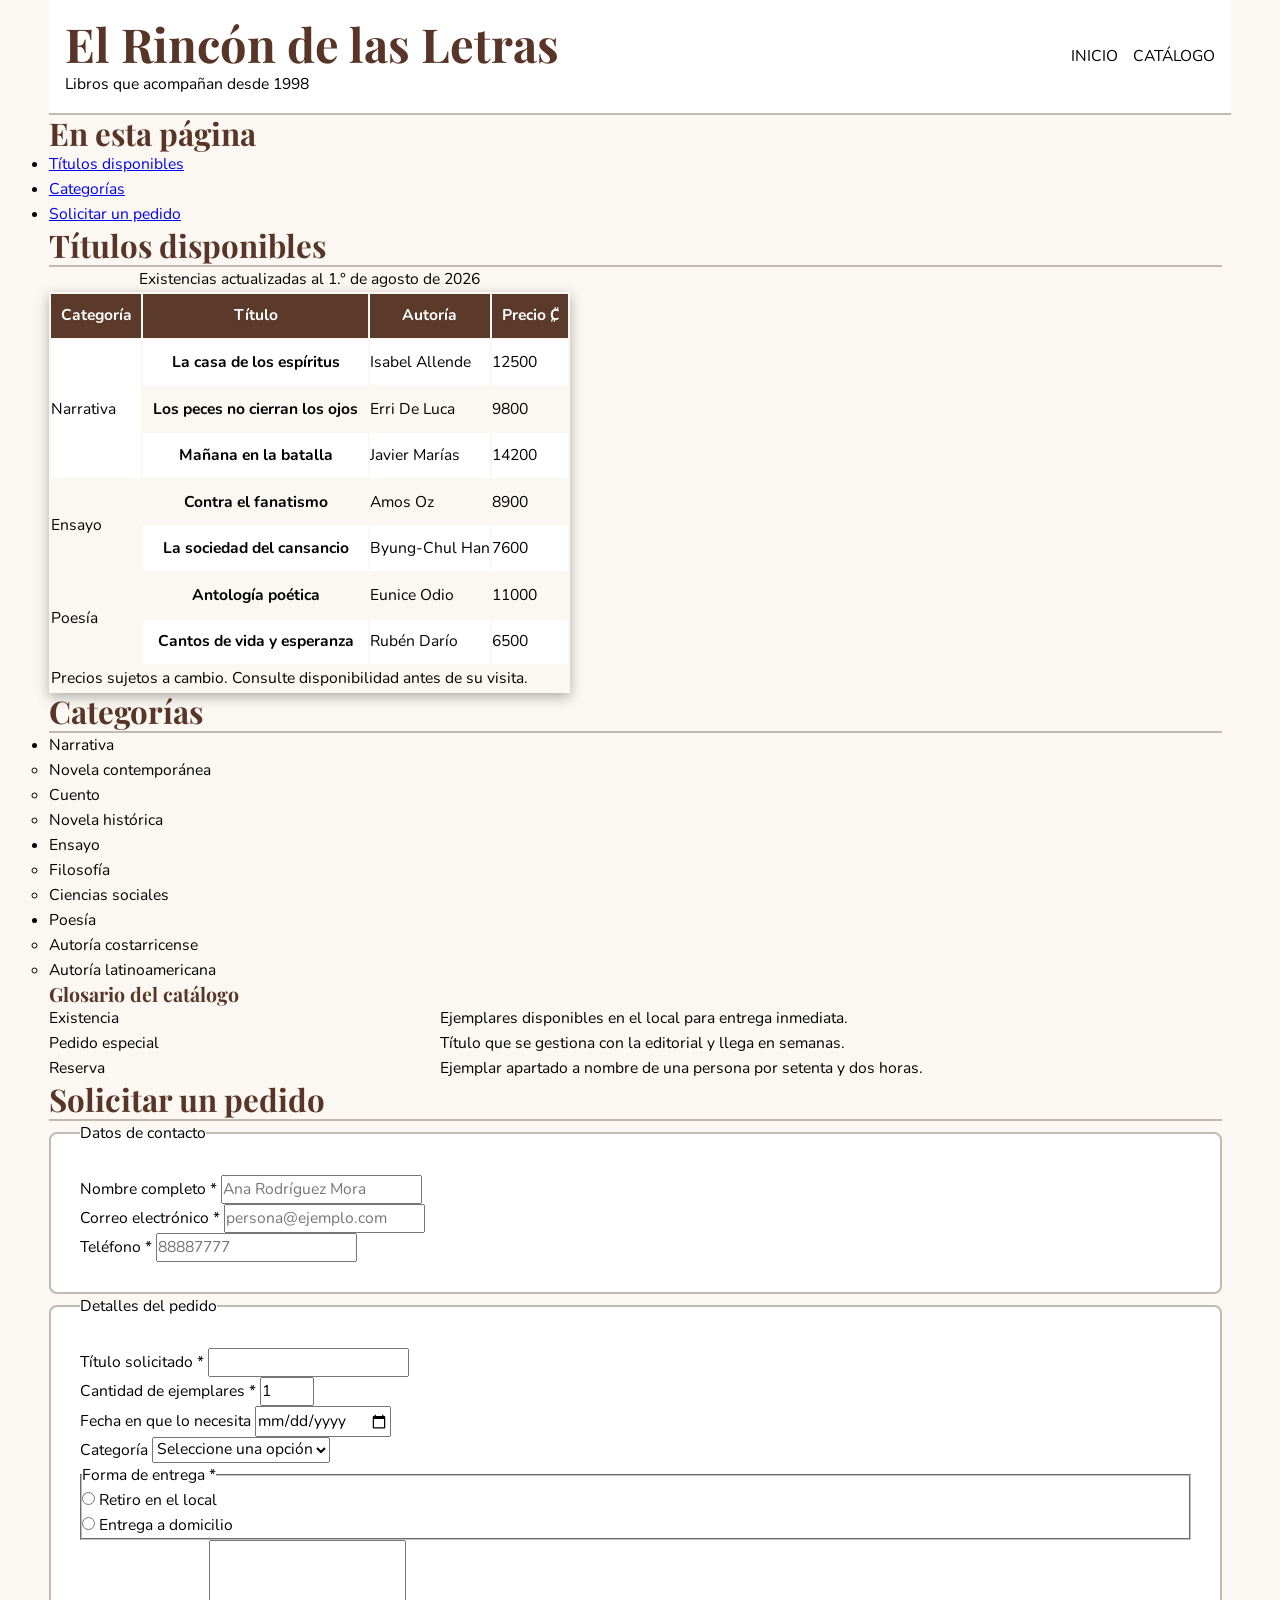
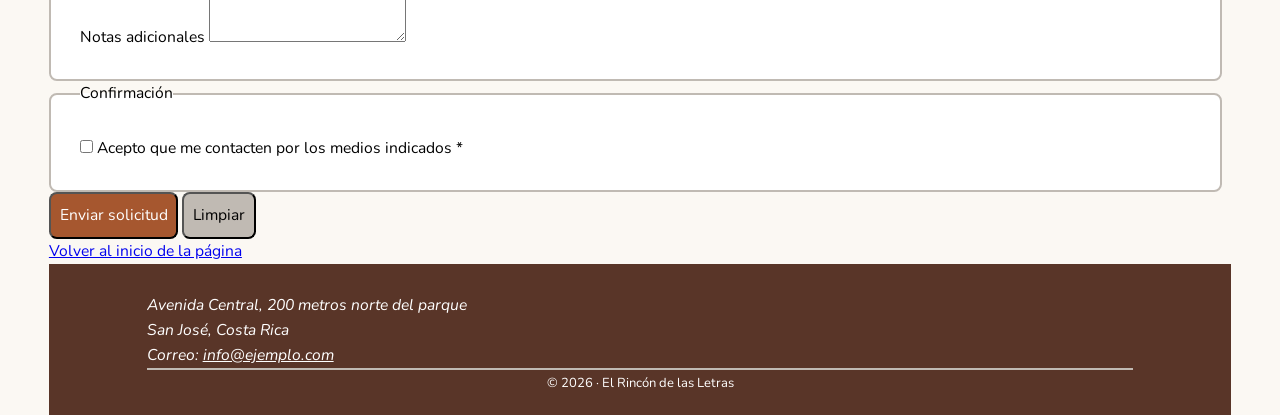
<file: ac2-css/catalogo.html>
<!DOCTYPE html>
<html lang="es">

<head>
  <meta charset="UTF-8">
  <meta name="viewport" content="width=device-width, initial-scale=1.0">
  <meta name="author" content="Escriba aquí su nombre completo">
  <meta name="description" content="Catálogo de títulos disponibles y formulario de pedido.">
  <meta name="keywords" content="catálogo, libros, pedido, librería">

  <title>Catálogo | El Rincón de las Letras</title>

  <link rel="icon" href="recursos/favicon.png" type="image/png">
  <link rel="stylesheet" href="css/estilos.css">

  <style>
    @import url('https://fonts.googleapis.com/css2?family=Nunito:ital,wght@0,200..1000;1,200..1000&family=Playfair+Display:ital,wght@0,400..900;1,400..900&display=swap');
  </style>

  <!--AQUÍ SE ENLAZA LA HOJA DE ESTILOS QUE USTED DEBE CREAR.
       El archivo debe llamarse  css/estilos.css -->

</head>

<body>

  <!--CABECERA · idéntica a la de index.html-->
  <header id="cabecera">
    <div class="marca">
      <h1>El Rincón de las Letras</h1>
      <p class="lema">Libros que acompañan desde 1998</p>
    </div>

    <nav class="menu-principal">
      <ul>
        <li><a href="index.html">Inicio</a></li>
        <li><a href="catalogo.html" class="enlace-activo">Catálogo</a></li>
      </ul>
    </nav>
  </header>

  <!--CONTENIDO PRINCIPAL-->
  <main id="contenido">

    <!-- Índice interno con anclas -->
    <nav class="indice">
      <h2>En esta página</h2>
      <ul>
        <li><a href="#existencias">Títulos disponibles</a></li>
        <li><a href="#categorias">Categorías</a></li>
        <li><a href="#pedido">Solicitar un pedido</a></li>
      </ul>
    </nav>

    <!-- LA TABLA -->
    <section id="existencias">
      <h2>Títulos disponibles</h2>

      <table class="tabla-catalogo">
        <caption>Existencias actualizadas al 1.° de agosto de 2026</caption>

        <thead>
          <tr>
            <th scope="col">Categoría</th>
            <th scope="col">Título</th>
            <th scope="col">Autoría</th>
            <th scope="col">Precio ₡</th>
          </tr>
        </thead>

        <tbody>
          <tr>
            <td rowspan="3">Narrativa</td>
            <th scope="row">La casa de los espíritus</th>
            <td>Isabel Allende</td>
            <td>12500</td>
          </tr>
          <tr>
            <th scope="row">Los peces no cierran los ojos</th>
            <td>Erri De Luca</td>
            <td>9800</td>
          </tr>
          <tr>
            <th scope="row">Mañana en la batalla</th>
            <td>Javier Marías</td>
            <td>14200</td>
          </tr>

          <tr>
            <td rowspan="2">Ensayo</td>
            <th scope="row">Contra el fanatismo</th>
            <td>Amos Oz</td>
            <td>8900</td>
          </tr>
          <tr>
            <th scope="row">La sociedad del cansancio</th>
            <td>Byung-Chul Han</td>
            <td>7600</td>
          </tr>

          <tr>
            <td rowspan="2">Poesía</td>
            <th scope="row">Antología poética</th>
            <td>Eunice Odio</td>
            <td>11000</td>
          </tr>
          <tr>
            <th scope="row">Cantos de vida y esperanza</th>
            <td>Rubén Darío</td>
            <td>6500</td>
          </tr>
        </tbody>

        <tfoot>
          <tr>
            <td colspan="4">
              Precios sujetos a cambio. Consulte disponibilidad antes de su visita.
            </td>
          </tr>
        </tfoot>
      </table>
    </section>

    <!-- LISTAS -->
    <section id="categorias">
      <h2>Categorías</h2>

      <ul class="lista-categorias">
        <li>Narrativa
          <ul>
            <li>Novela contemporánea</li>
            <li>Cuento</li>
            <li>Novela histórica</li>
          </ul>
        </li>
        <li>Ensayo
          <ul>
            <li>Filosofía</li>
            <li>Ciencias sociales</li>
          </ul>
        </li>
        <li>Poesía
          <ul>
            <li>Autoría costarricense</li>
            <li>Autoría latinoamericana</li>
          </ul>
        </li>
      </ul>

      <h3>Glosario del catálogo</h3>
      <dl class="glosario">
        <dt class="nom1">Existencia</dt>
        <dd class="des1">Ejemplares disponibles en el local para entrega inmediata.</dd>

        <dt class="nom2">Pedido especial</dt>
        <dd class="des2">Título que se gestiona con la editorial y llega en semanas.</dd>

        <dt class="nom3">Reserva</dt>
        <dd class="des3">Ejemplar apartado a nombre de una persona por setenta y dos horas.</dd>
      </dl>
    </section>

    <!-- EL FORMULARIO -->
    <section id="pedido">
      <h2>Solicitar un pedido</h2>

      <form action="#" method="post" class="formulario-pedido">

        <fieldset class="grupo-campos">
          <legend>Datos de contacto</legend>

          <p class="campo">
            <label for="nombre">Nombre completo *</label>
            <input type="text" id="nombre" name="nombre"
                   required minlength="3" maxlength="60"
                   placeholder="Ana Rodríguez Mora">
          </p>

          <p class="campo">
            <label for="correo">Correo electrónico *</label>
            <input type="email" id="correo" name="correo" required
                   placeholder="persona@ejemplo.com">
          </p>

          <p class="campo">
            <label for="telefono">Teléfono *</label>
            <input type="tel" id="telefono" name="telefono"
                   required pattern="[0-9]{8}"
                   title="Ocho dígitos, sin espacios ni guiones"
                   placeholder="88887777">
          </p>
        </fieldset>

        <fieldset class="grupo-campos">
          <legend>Detalles del pedido</legend>

          <p class="campo">
            <label for="titulo">Título solicitado *</label>
            <input type="text" id="titulo" name="titulo" required>
          </p>

          <p class="campo">
            <label for="cantidad">Cantidad de ejemplares *</label>
            <input type="number" id="cantidad" name="cantidad"
                   required min="1" max="10" step="1" value="1">
          </p>

          <p class="campo">
            <label for="fecha">Fecha en que lo necesita</label>
            <input type="date" id="fecha" name="fecha">
          </p>

          <p class="campo">
            <label for="categoria">Categoría</label>
            <select id="categoria" name="categoria">
              <option value="">Seleccione una opción</option>
              <option value="narrativa">Narrativa</option>
              <option value="ensayo">Ensayo</option>
              <option value="poesia">Poesía</option>
              <option value="otra">Otra</option>
            </select>
          </p>

          <fieldset class="grupo-opciones">
            <legend>Forma de entrega *</legend>
            <p class="opcion">
              <input type="radio" id="local" name="entrega" value="local" required>
              <label for="local">Retiro en el local</label>
            </p>
            <p class="opcion">
              <input type="radio" id="domicilio" name="entrega" value="domicilio">
              <label for="domicilio">Entrega a domicilio</label>
            </p>
          </fieldset>

          <p class="campo">
            <label for="notas">Notas adicionales</label>
            <textarea id="notas" name="notas" rows="4" maxlength="300"></textarea>
          </p>
        </fieldset>

        <fieldset class="grupo-campos">
          <legend>Confirmación</legend>
          <p class="opcion">
            <input type="checkbox" id="acepto" name="acepto" required>
            <label for="acepto">Acepto que me contacten por los medios indicados *</label>
          </p>
        </fieldset>

        <p class="grupo-botones">
          <button type="submit" class="boton boton-principal">Enviar solicitud</button>
          <button type="reset" class="boton boton-secundario">Limpiar</button>
        </p>

      </form>
    </section>

    <p class="volver"><a href="#cabecera">Volver al inicio de la página</a></p>

  </main>

  <!-- PIE · idéntico al de index.html -->
  <footer id="pie">
    <div class="pie-contenido">
      <address class="datos-contacto">
        Avenida Central, 200 metros norte del parque<br>
        San José, Costa Rica<br>
        Correo: <a href="mailto:info@ejemplo.com">info@ejemplo.com</a>
      </address>

      <p class="creditos"><small>&copy; 2026 · El Rincón de las Letras</small></p>
    </div>
  </footer>

</body>

</html>
</file>
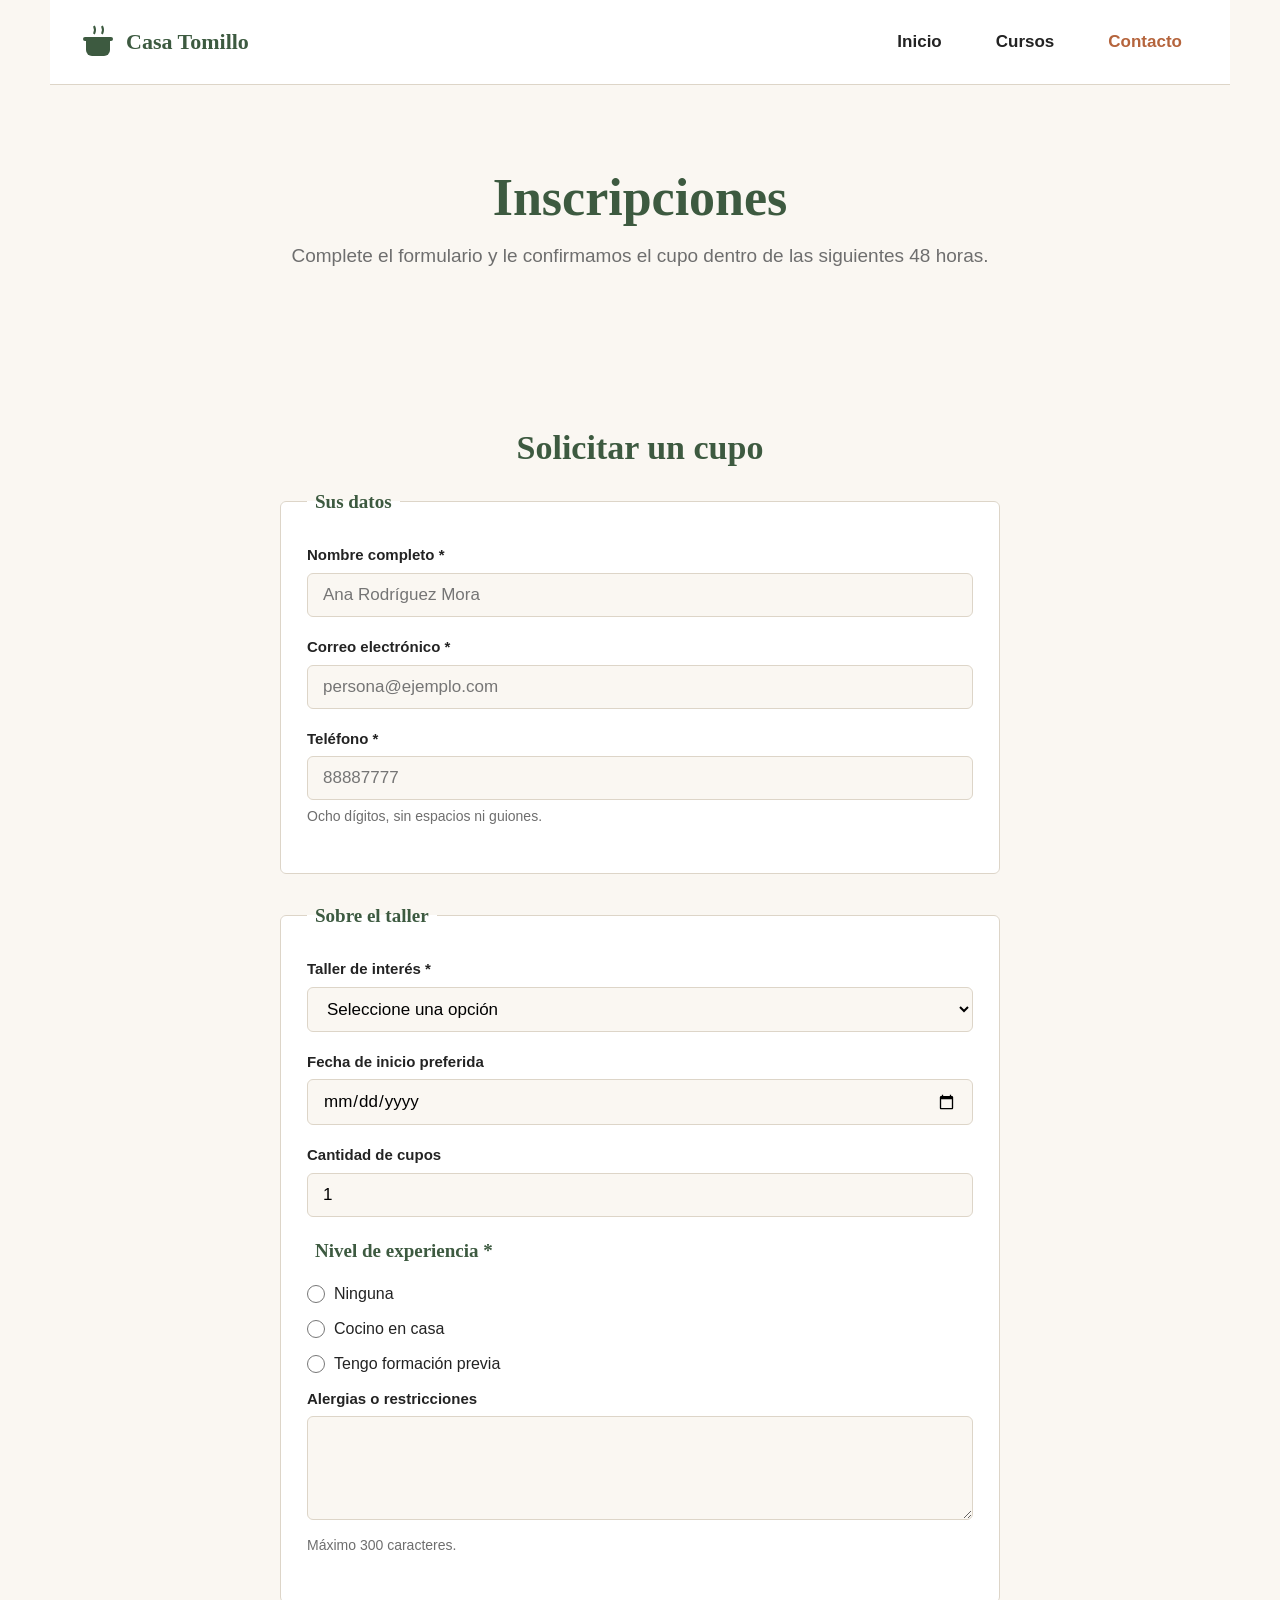
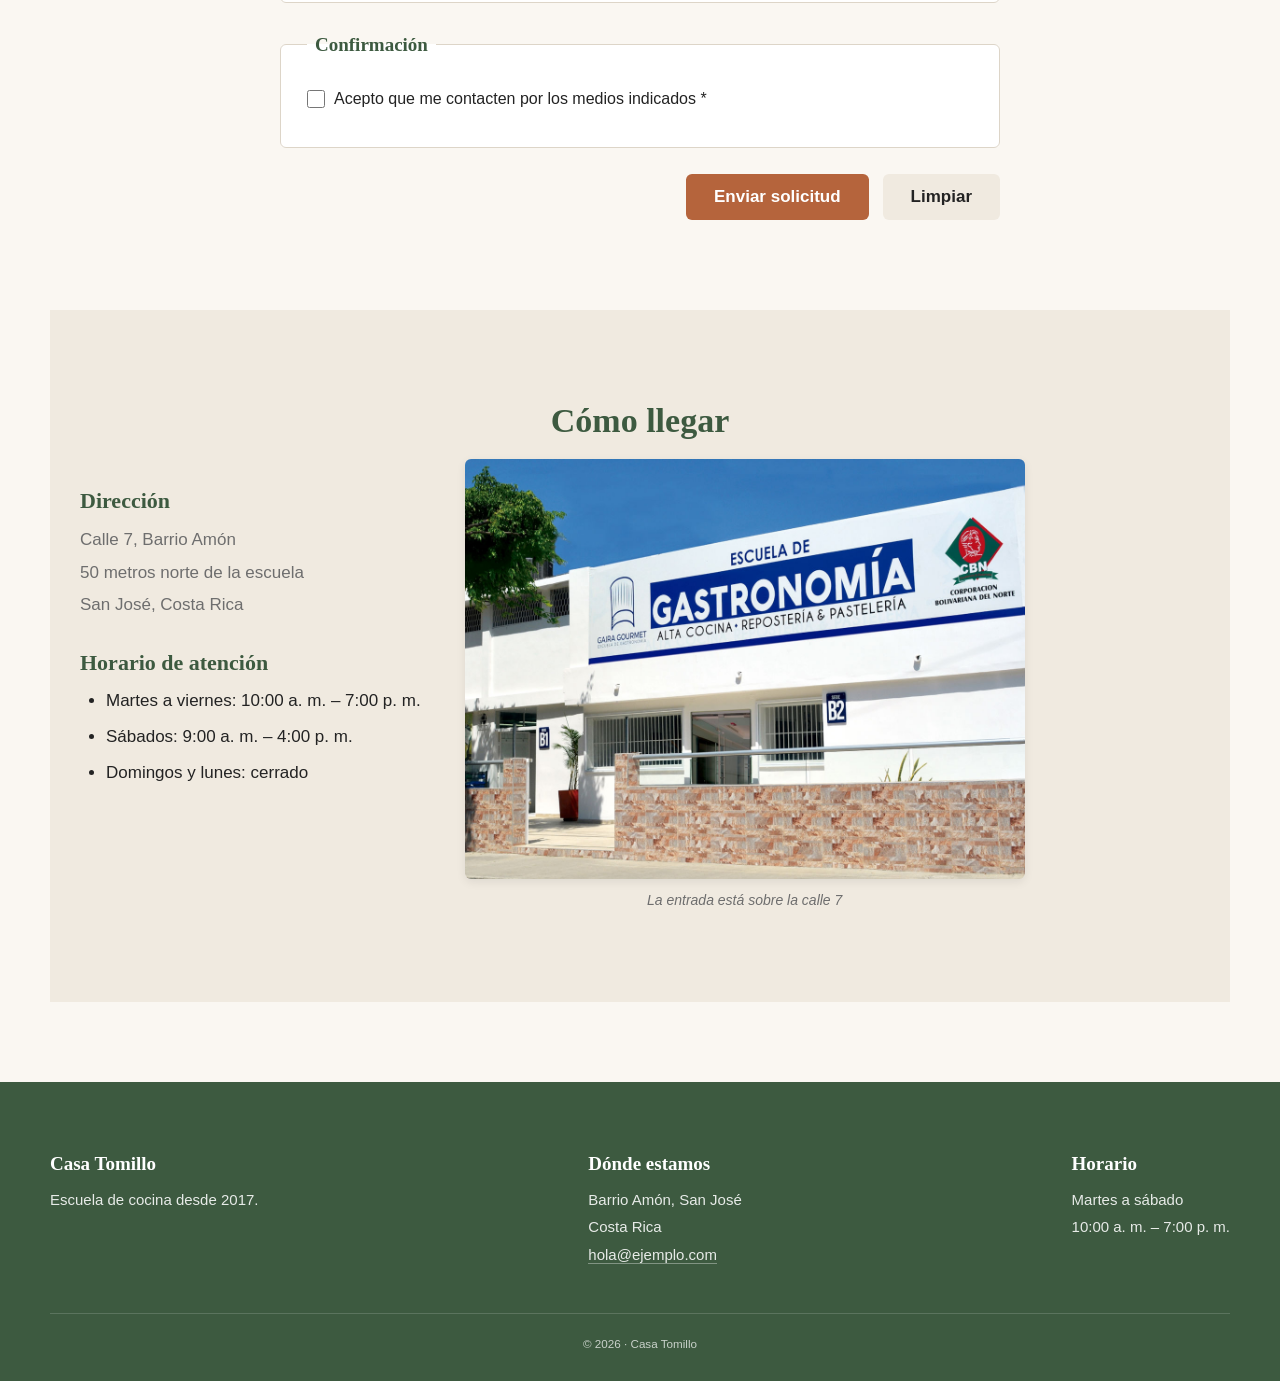
<file: ac3-responsive/contacto.html>
<!DOCTYPE html>
<html lang="es">

<head>
  <meta charset="UTF-8">
  <meta name="viewport" content="width=device-width, initial-scale=1.0"> <!--Se volvio a añadir el viewport faltante-->
  <meta name="author" content="Escriba aquí su nombre completo">
  <meta name="description" content="Inscríbase en un taller de Casa Tomillo: formulario y datos de contacto.">
  <meta name="keywords" content="contacto, inscripción, talleres, cocina">

  <title>Contacto | Casa Tomillo</title>

  <link rel="icon" href="recursos/favicon.png" type="image/png">
  <link rel="stylesheet" href="css/estilos.css">
</head>

<body>

  <header id="cabecera" class="cabecera">

    <a href="index.html" class="marca">
      <svg class="marca-icono" width="36" height="36" viewBox="0 0 36 36"
           xmlns="http://www.w3.org/2000/svg" role="img"
           aria-label="Logo de Casa Tomillo: una olla con vapor">
        <path d="M6 16 h24 v10 a6 6 0 0 1 -6 6 h-12 a6 6 0 0 1 -6 -6 z" fill="currentColor"/>
        <rect x="3" y="13" width="30" height="4" rx="2" fill="currentColor"/>
        <path d="M14 10 q2 -4 0 -8" stroke="currentColor" stroke-width="2" fill="none"/>
        <path d="M22 10 q2 -4 0 -8" stroke="currentColor" stroke-width="2" fill="none"/>
      </svg>
      <span class="marca-texto">Casa Tomillo</span>
    </a>

    <nav class="navegacion" aria-label="Navegación principal">
      <ul class="menu">
        <li><a href="index.html" class="menu-enlace">Inicio</a></li>
        <li><a href="cursos.html" class="menu-enlace">Cursos</a></li>
        <li><a href="contacto.html" class="menu-enlace activo">Contacto</a></li>
      </ul>
    </nav>

  </header>

  <main id="contenido">

    <section id="intro" class="pagina-encabezado">
      <h1 class="pagina-titulo">Inscripciones</h1>
      <p class="pagina-bajada">
        Complete el formulario y le confirmamos el cupo dentro de las
        siguientes 48 horas.
      </p>
    </section>

    <!-- ═══ EL FORMULARIO ═══ -->
    <section id="inscripcion" class="seccion">
      <h2 class="seccion-titulo">Solicitar un cupo</h2>

      <form action="#" method="post" class="formulario">

        <fieldset class="grupo">
          <legend class="grupo-titulo">Sus datos</legend>

          <p class="campo">
            <label for="nombre" class="campo-etiqueta">Nombre completo *</label>
            <input type="text" id="nombre" name="nombre" class="campo-entrada"
                   required minlength="3" maxlength="60"
                   placeholder="Ana Rodríguez Mora">
          </p>

          <p class="campo">
            <label for="correo" class="campo-etiqueta">Correo electrónico *</label>
            <input type="email" id="correo" name="correo" class="campo-entrada"
                   required placeholder="persona@ejemplo.com">
          </p>

          <p class="campo">
            <label for="telefono" class="campo-etiqueta">Teléfono *</label>
            <input type="tel" id="telefono" name="telefono" class="campo-entrada"
                   required pattern="[0-9]{8}"
                   title="Ocho dígitos, sin espacios ni guiones"
                   placeholder="88887777">
            <small class="campo-ayuda">Ocho dígitos, sin espacios ni guiones.</small>
          </p>
        </fieldset>

        <fieldset class="grupo">
          <legend class="grupo-titulo">Sobre el taller</legend>

          <p class="campo">
            <label for="taller" class="campo-etiqueta">Taller de interés *</label>
            <select id="taller" name="taller" class="campo-entrada" required>
              <option value="">Seleccione una opción</option>
              <option value="cocina">Cocina de la casa</option>
              <option value="panaderia">Panadería</option>
              <option value="reposteria">Repostería</option>
            </select>
          </p>

          <p class="campo">
            <label for="inicio" class="campo-etiqueta">Fecha de inicio preferida</label>
            <input type="date" id="inicio" name="inicio" class="campo-entrada">
          </p>

          <p class="campo">
            <label for="personas" class="campo-etiqueta">Cantidad de cupos</label>
            <input type="number" id="personas" name="personas" class="campo-entrada"
                   min="1" max="8" step="1" value="1">
          </p>

          <fieldset class="grupo-opciones">
            <legend class="grupo-titulo">Nivel de experiencia *</legend>
            <p class="opcion">
              <input type="radio" id="ninguna" name="nivel" value="ninguna"
                     class="opcion-marca" required>
              <label for="ninguna" class="opcion-etiqueta">Ninguna</label>
            </p>
            <p class="opcion">
              <input type="radio" id="basica" name="nivel" value="basica" class="opcion-marca">
              <label for="basica" class="opcion-etiqueta">Cocino en casa</label>
            </p>
            <p class="opcion">
              <input type="radio" id="avanzada" name="nivel" value="avanzada" class="opcion-marca">
              <label for="avanzada" class="opcion-etiqueta">Tengo formación previa</label>
            </p>
          </fieldset>

          <p class="campo">
            <label for="alergias" class="campo-etiqueta">Alergias o restricciones</label>
            <textarea id="alergias" name="alergias" class="campo-entrada"
                      rows="4" maxlength="300"></textarea>
            <small class="campo-ayuda">Máximo 300 caracteres.</small>
          </p>
        </fieldset>

        <fieldset class="grupo">
          <legend class="grupo-titulo">Confirmación</legend>
          <p class="opcion">
            <input type="checkbox" id="acepto" name="acepto" class="opcion-marca" required>
            <label for="acepto" class="opcion-etiqueta">
              Acepto que me contacten por los medios indicados *
            </label>
          </p>
        </fieldset>

        <p class="fila-botones">
          <button type="submit" class="boton boton-principal">Enviar solicitud</button>
          <button type="reset" class="boton boton-secundario">Limpiar</button>
        </p>

      </form>
    </section>

    <!-- ═══ UBICACIÓN ═══ -->
    <section id="ubicacion" class="seccion seccion-alterna">
      <h2 class="seccion-titulo">Cómo llegar</h2>

      <div class="dos-columnas">

        <div class="columna">
          <h3 class="subtitulo">Dirección</h3>
          <address class="direccion">
            Calle 7, Barrio Amón<br>
            50 metros norte de la escuela<br>
            San José, Costa Rica
          </address>

          <h3 class="subtitulo">Horario de atención</h3>
          <ul class="lista-horario">
            <li>Martes a viernes: 10:00 a. m. – 7:00 p. m.</li>
            <li>Sábados: 9:00 a. m. – 4:00 p. m.</li>
            <li>Domingos y lunes: cerrado</li>
          </ul>
        </div>

        <figure class="columna-figura">
          <img src="recursos/fachada.jpg"
               alt="Fachada de la escuela con su rótulo de madera"
               width="1200" height="900">
          <figcaption class="figura-pie">La entrada está sobre la calle 7</figcaption>
        </figure>

      </div>
    </section>

  </main>

  <footer id="pie" class="pie">
    <div class="pie-columnas">

      <div class="pie-bloque">
        <h2 class="pie-titulo">Casa Tomillo</h2>
        <p class="pie-texto">Escuela de cocina desde 2017.</p>
      </div>

      <div class="pie-bloque">
        <h2 class="pie-titulo">Dónde estamos</h2>
        <address class="pie-datos">
          Barrio Amón, San José<br>
          Costa Rica<br>
          <a href="mailto:hola@ejemplo.com" class="pie-enlace">hola@ejemplo.com</a>
        </address>
      </div>

      <div class="pie-bloque">
        <h2 class="pie-titulo">Horario</h2>
        <p class="pie-texto">
          Martes a sábado<br>
          10:00 a. m. – 7:00 p. m.
        </p>
      </div>

    </div>

    <p class="pie-creditos"><small>&copy; 2026 · Casa Tomillo</small></p>
  </footer>

</body>

</html>
</file>
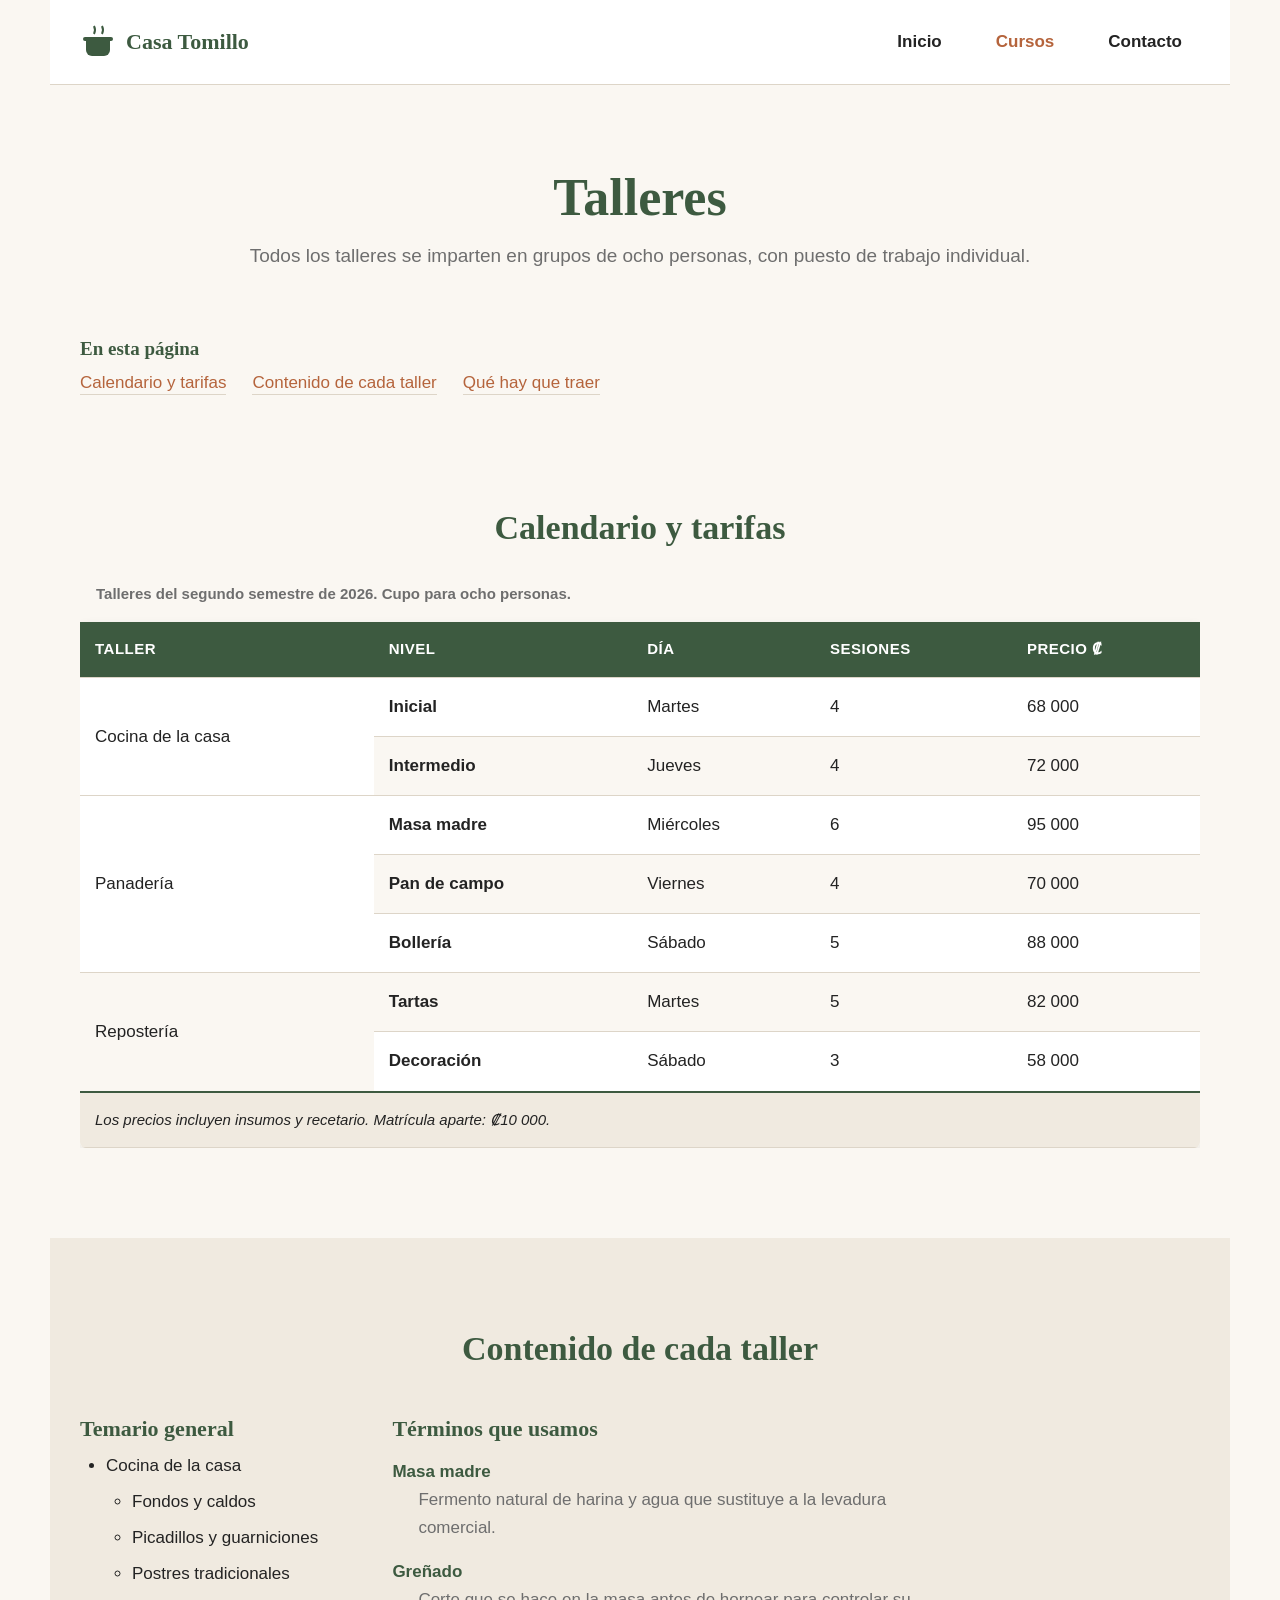
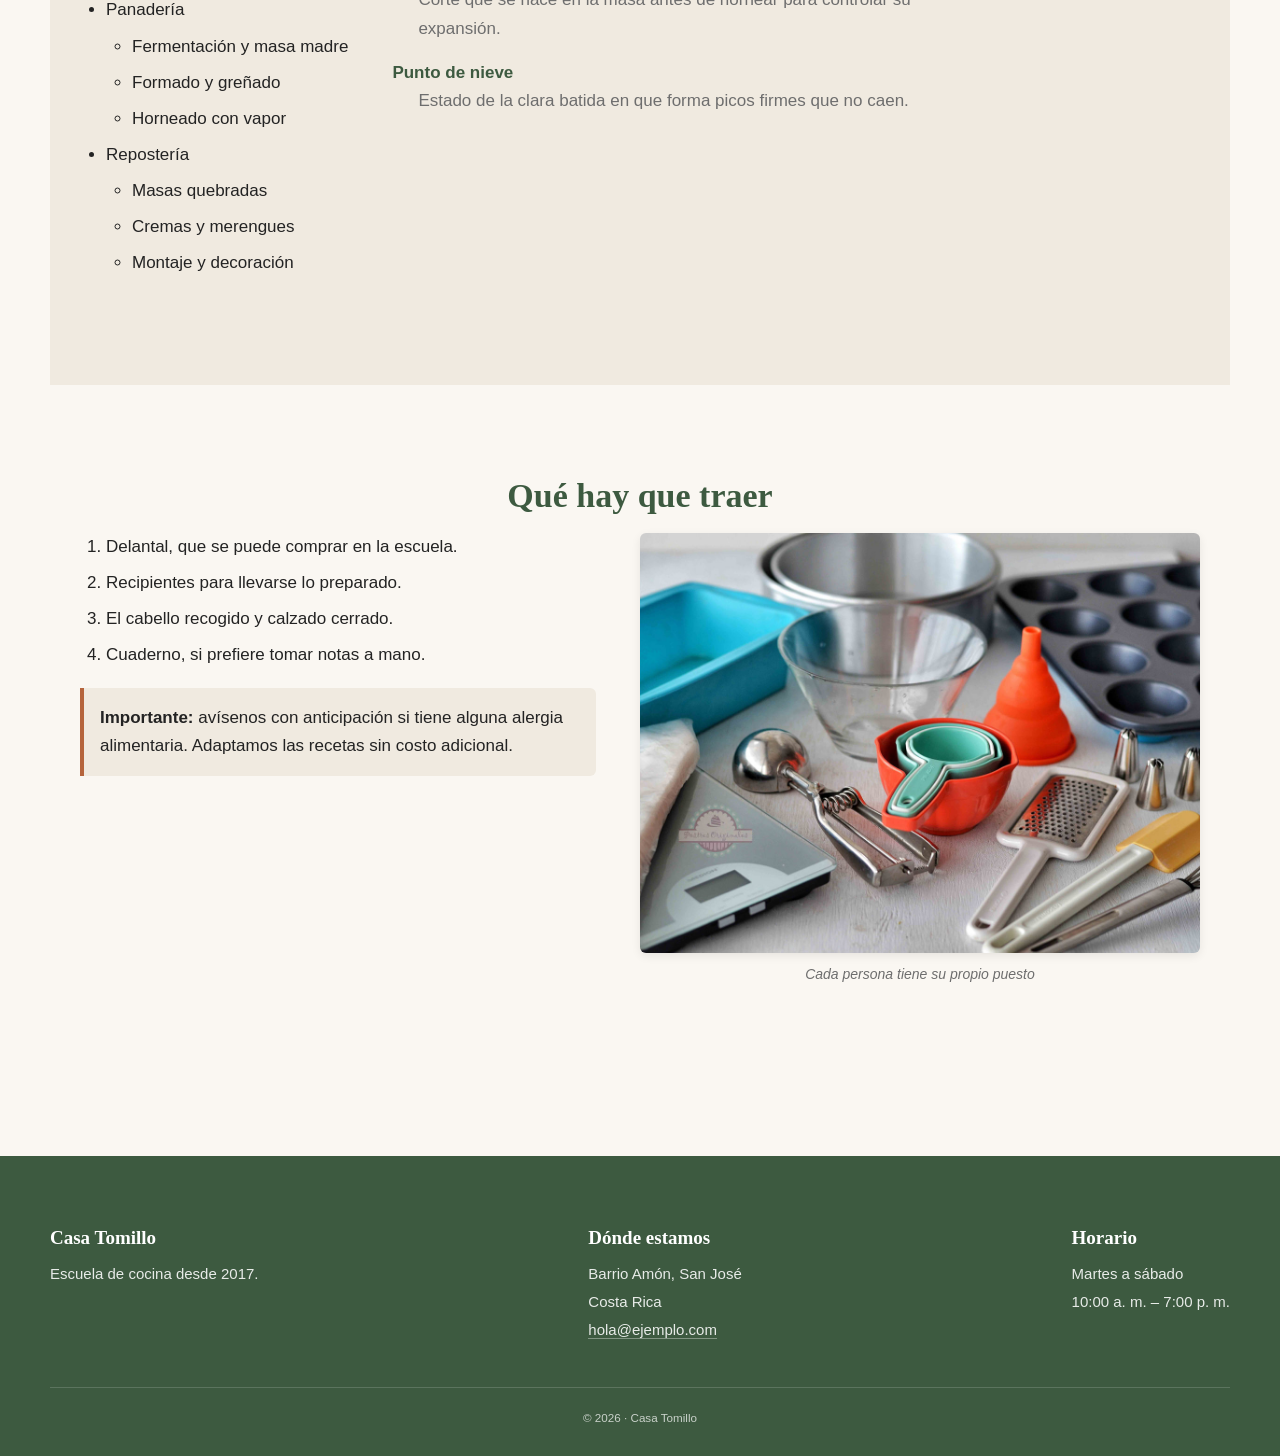
<file: ac3-responsive/cursos.html>
<!doctype html>
<html lang="es">
  <head>
    <meta charset="UTF-8" />
    <meta name="viewport" content="width=device-width, initial-scale=1.0" />
    <!--Se volvio a añadir el viewport faltante-->
    <meta name="author" content="Escriba aquí su nombre completo" />
    <meta
      name="description"
      content="Talleres de cocina, panadería y repostería: contenidos, horarios y tarifas."
    />
    <meta
      name="keywords"
      content="talleres, cursos, cocina, panadería, repostería"
    />

    <title>Cursos | Casa Tomillo</title>

    <link rel="icon" href="recursos/favicon.png" type="image/png" />
    <link rel="stylesheet" href="css/estilos.css" />
  </head>

  <body>
    <header id="cabecera" class="cabecera">
      <a href="index.html" class="marca">
        <svg
          class="marca-icono"
          width="36"
          height="36"
          viewBox="0 0 36 36"
          xmlns="http://www.w3.org/2000/svg"
          role="img"
          aria-label="Logo de Casa Tomillo: una olla con vapor"
        >
          <path
            d="M6 16 h24 v10 a6 6 0 0 1 -6 6 h-12 a6 6 0 0 1 -6 -6 z"
            fill="currentColor"
          />
          <rect x="3" y="13" width="30" height="4" rx="2" fill="currentColor" />
          <path
            d="M14 10 q2 -4 0 -8"
            stroke="currentColor"
            stroke-width="2"
            fill="none"
          />
          <path
            d="M22 10 q2 -4 0 -8"
            stroke="currentColor"
            stroke-width="2"
            fill="none"
          />
        </svg>
        <span class="marca-texto">Casa Tomillo</span>
      </a>

      <nav class="navegacion" aria-label="Navegación principal">
        <ul class="menu">
          <li><a href="index.html" class="menu-enlace">Inicio</a></li>
          <li><a href="cursos.html" class="menu-enlace activo">Cursos</a></li>
          <li><a href="contacto.html" class="menu-enlace">Contacto</a></li>
        </ul>
      </nav>
    </header>

    <main id="contenido">
      <section id="intro" class="pagina-encabezado">
        <h1 class="pagina-titulo">Talleres</h1>
        <p class="pagina-bajada">
          Todos los talleres se imparten en grupos de ocho personas, con puesto
          de trabajo individual.
        </p>
      </section>

      <!-- ═══ ÍNDICE INTERNO ═══ -->
      <nav class="indice" aria-label="Contenido de la página">
        <h2 class="indice-titulo">En esta página</h2>
        <ul class="indice-lista">
          <li><a href="#calendario">Calendario y tarifas</a></li>
          <li><a href="#contenidos">Contenido de cada taller</a></li>
          <li><a href="#requisitos">Qué hay que traer</a></li>
        </ul>
      </nav>

      <!-- ═══ LA TABLA ═══ -->
      <section id="calendario" class="seccion">
        <h2 class="seccion-titulo">Calendario y tarifas</h2>

        <div class="tabla-contenedor">
          <table class="tabla">
            <caption class="tabla-titulo">
              Talleres del segundo semestre de 2026. Cupo para ocho personas.
            </caption>

            <thead>
              <tr>
                <th scope="col">Taller</th>
                <th scope="col">Nivel</th>
                <th scope="col">Día</th>
                <th scope="col">Sesiones</th>
                <th scope="col">Precio ₡</th>
              </tr>
            </thead>

            <tbody>
              <tr>
                <td rowspan="2">Cocina de la casa</td>
                <th scope="row">Inicial</th>
                <td>Martes</td>
                <td>4</td>
                <td>68 000</td>
              </tr>
              <tr>
                <th scope="row">Intermedio</th>
                <td>Jueves</td>
                <td>4</td>
                <td>72 000</td>
              </tr>

              <tr>
                <td rowspan="3">Panadería</td>
                <th scope="row">Masa madre</th>
                <td>Miércoles</td>
                <td>6</td>
                <td>95 000</td>
              </tr>
              <tr>
                <th scope="row">Pan de campo</th>
                <td>Viernes</td>
                <td>4</td>
                <td>70 000</td>
              </tr>
              <tr>
                <th scope="row">Bollería</th>
                <td>Sábado</td>
                <td>5</td>
                <td>88 000</td>
              </tr>

              <tr>
                <td rowspan="2">Repostería</td>
                <th scope="row">Tartas</th>
                <td>Martes</td>
                <td>5</td>
                <td>82 000</td>
              </tr>
              <tr>
                <th scope="row">Decoración</th>
                <td>Sábado</td>
                <td>3</td>
                <td>58 000</td>
              </tr>
            </tbody>

            <tfoot>
              <tr>
                <td colspan="5">
                  Los precios incluyen insumos y recetario. Matrícula aparte:
                  ₡10 000.
                </td>
              </tr>
            </tfoot>
          </table>
        </div>
      </section>

      <!-- ═══ LISTAS ═══ -->
      <section id="contenidos" class="seccion seccion-alterna">
        <h2 class="seccion-titulo">Contenido de cada taller</h2>

        <div class="dos-columnas">
          <div class="columna">
            <h3 class="subtitulo">Temario general</h3>
            <ul class="lista-temario">
              <li>
                Cocina de la casa
                <ul>
                  <li>Fondos y caldos</li>
                  <li>Picadillos y guarniciones</li>
                  <li>Postres tradicionales</li>
                </ul>
              </li>
              <li>
                Panadería
                <ul>
                  <li>Fermentación y masa madre</li>
                  <li>Formado y greñado</li>
                  <li>Horneado con vapor</li>
                </ul>
              </li>
              <li>
                Repostería
                <ul>
                  <li>Masas quebradas</li>
                  <li>Cremas y merengues</li>
                  <li>Montaje y decoración</li>
                </ul>
              </li>
            </ul>
          </div>

          <div class="columna">
            <h3 class="subtitulo">Términos que usamos</h3>
            <dl class="glosario">
              <dt class="glosario-termino">Masa madre</dt>
              <dd class="glosario-definicion">
                Fermento natural de harina y agua que sustituye a la levadura
                comercial.
              </dd>

              <dt class="glosario-termino">Greñado</dt>
              <dd class="glosario-definicion">
                Corte que se hace en la masa antes de hornear para controlar su
                expansión.
              </dd>

              <dt class="glosario-termino">Punto de nieve</dt>
              <dd class="glosario-definicion">
                Estado de la clara batida en que forma picos firmes que no caen.
              </dd>
            </dl>
          </div>
        </div>
      </section>

      <!-- ═══ REQUISITOS ═══ -->
      <section id="requisitos" class="seccion">
        <h2 class="seccion-titulo">Qué hay que traer</h2>

        <div class="dos-columnas">
          <div class="columna">
            <ol class="lista-requisitos">
              <li>Delantal, que se puede comprar en la escuela.</li>
              <li>Recipientes para llevarse lo preparado.</li>
              <li>El cabello recogido y calzado cerrado.</li>
              <li>Cuaderno, si prefiere tomar notas a mano.</li>
            </ol>

            <p class="aviso-taller">
              <strong>Importante:</strong> avísenos con anticipación si tiene
              alguna alergia alimentaria. Adaptamos las recetas sin costo
              adicional.
            </p>
          </div>

          <figure class="columna-figura">
            <img
              src="recursos/taller-5.jpg"
              alt="Puesto de trabajo individual con utensilios ordenados"
              width="1200"
              height="900"
            />
            <figcaption class="figura-pie">
              Cada persona tiene su propio puesto
            </figcaption>
          </figure>
        </div>
      </section>
    </main>

    <footer id="pie" class="pie">
      <div class="pie-columnas">
        <div class="pie-bloque">
          <h2 class="pie-titulo">Casa Tomillo</h2>
          <p class="pie-texto">Escuela de cocina desde 2017.</p>
        </div>

        <div class="pie-bloque">
          <h2 class="pie-titulo">Dónde estamos</h2>
          <address class="pie-datos">
            Barrio Amón, San José<br />
            Costa Rica<br />
            <a href="mailto:hola@ejemplo.com" class="pie-enlace"
              >hola@ejemplo.com</a
            >
          </address>
        </div>

        <div class="pie-bloque">
          <h2 class="pie-titulo">Horario</h2>
          <p class="pie-texto">
            Martes a sábado<br />
            10:00 a. m. – 7:00 p. m.
          </p>
        </div>
      </div>

      <p class="pie-creditos"><small>&copy; 2026 · Casa Tomillo</small></p>
    </footer>
  </body>
</html>
</file>
<file: ac2-css/css/estilos.css>
/*Reinicio de estilos*/
* {
    margin: 0;
    padding: 0;
    box-sizing: border-box; /*Evita que el contenido de la pagina se desborde*/
}

html {
    font-size: 61.1%;/*Permite que 1rem sea equivalente a 10px*/
}

input, button, textarea, select {
    font: inherit; /*Permite que las secciones mencionadas hereden la fuente utilizada*/
}

/*Tamaños de texto: Títulos*/
h1 {
    font-size: 4.8rem;
}

h2 {
    font-size: 3.2rem;
}

h3 {
    font-size: 2.0rem;
}

body {
    font-size: 1.6rem;
    line-height: 1.6;
    font-family: 'Nunito', Arial;
    padding: 0rem 5rem;
    justify-content: center;
    background-color: #FBF8F3;
}

#contenido  {
    max-width: 120rem;
    justify-items: center;
}

h1, h2, h3 {
    line-height: 1.2;
    font-family: 'Playfair Display', sans-serif, Arial;
    color: #593528;
}

#cabecera {
    display: flex;
    justify-content: space-between;
    align-items: center;
    padding: 1.6rem;
    position: sticky;
    z-index: 100;
    background-color: white;
}



#pie {
    background-color: #593528;
    padding: 3rem 10rem 2rem;
    color: white;
}

#pie a {
    color: white;
}

.creditos {
    text-align: center;
}

.datos-contacto, #servicios > h2, #historia > h2, #existencias > h2, #categorias > h2, #pedido > h2, #cabecera {
    border-bottom: 2px solid #c0bab3; /*borde inferior que sirve de separación*/
}

.menu-principal ul {
    display: flex;
    justify-content: space-evenly; /*da el mismo espacio entre elementos ademas de alrededor de los mismos*/
    gap: 1.6rem;
    list-style: none; /*Quita el punto de la lista*/
}

.menu-principal a {
    text-decoration: none; /*Quita el la linea inflerior del link*/
    text-transform: uppercase;
    color: black;
    transition: 0.25s ease;
}

.menu-principal a:hover {
    padding: 0.9rem;
    border-radius: 0.8rem;
    background-color: #F1EAE0;
    color: #A6572F;
    
}

#portada {
    display: flex;
    flex-direction: column;
    border-radius: 0.8rem;
    align-items: center;
    text-align: center;
    gap: 1rem;
    margin-top: 5rem;
    background-color: #7E4225;
    padding: 2rem;
}

#portada p, #portada h2 {
    max-width: 65ch; /*evita que el texto se pase de 65 caracteres mejorando la legibilidad*/
    color: white;
}

.boton {
    padding: 0.9rem;
    border-radius: 0.8rem;
    text-decoration: none;
    background-color: #A6572F;
    color: white;
    transition: 0.25s ease;
    
}

.boton:hover {
    background-color: white;
    color: #A6572F;
    transform: scale(1.1);
}

.boton:focus {
    outline: 3px dashed white;
}

.boton-secundario {
    background-color: #c0bab3;
    color: black;
}

.boton-secundario:hover {
    background-color: black;
    color: #c0bab3;
    transform: scale(1.1);
}

.rejilla-servicios {
    display: flex;
    justify-content: space-evenly;
    gap: 3rem;
    flex-flow: row wrap;
}

.tarjeta {
    padding: 2rem;
    border-radius: 0.8rem;
    background-color: white;
    border: 2px solid #c0bab3;
    margin: 2rem 0rem;
    box-shadow: 0 4px 12px rgba(0, 0, 0, 0.3);
    max-width: 35rem;
}


/*CITA*/
.cita {
    box-shadow: 0 4px 12px rgba(0, 0, 0, 0.3);
    position: relative;
    padding: 0.5rem;
    border-left: 6px solid #A6572F;

}

.cita-autoria {
    position: relative;
    text-align: right;
    right: 30px;
    bottom: 10px;
}

/*catalogo.html*/

/*indice interno*/
.glosario {
    display: grid;
    grid-template-columns: 1fr 2fr;
    grid-template-areas: 
    "nom1 des1"
    "nom2 des2"
    "nom3 des3";
}

.nom1 {
    grid-area: nom1;
}

.nom2 {
    grid-area: nom2;
}

.nom3 {
    grid-area: nom3;
}

.des1 {
    grid-area: des1;
}

.des2 {
    grid-area: des2;
}

.des3 {
    grid-area: des3;
}

dl dd {
    grid-area: des;
}

/*Tabla*/
.tabla-catalogo {
    box-shadow: 0 4px 12px rgba(0, 0, 0, 0.3);
}

.tabla-catalogo th {
    padding: 1rem;
}

thead tr {
    background-color: #5B3A29;
    color: white;
}

tbody tr:nth-child(odd) {
    background-color: white;
}


/*Formulario*/

.grupo-campos {
    border: 2px solid #c0bab3;
    background-color: white;
    padding: 3rem;
    border-radius: 0.8rem;
}

.campo input:focus {
    outline: 3px solid green;
}
</file>
<file: ac3-responsive/css/estilos.css>
/* ═══════════════════════════════════════════════════════════════════════
   CASA TOMILLO · HOJA DE ESTILOS
   Escuela de cocina · San José, Costa Rica

   Esta hoja produce un sitio que se ve correctamente en un monitor de
   escritorio. Fue escrita antes de que el proyecto contemplara el uso
   desde teléfonos.
   ═══════════════════════════════════════════════════════════════════════ */


/* ─── RESET ──────────────────────────────────────────────────────────── */
* {
  margin: 0;
  padding: 0;
  box-sizing: border-box;
}

html {
  font-size: 62.5%; /*Ayuda a poner tamaños con rem*/
}

/* ─── VARIABLES ──────────────────────────────────────────────────────── */
:root {
  --verde:        #3D5A40;
  --verde-oscuro: #2A3F2C;
  --terracota:    #B5643C;
  --terracota-os: #94502F;
  --tinta:        #232323;
  --suave:        #6E6E6E;
  --crema:        #FAF7F2;
  --crema-alt:    #F0EAE0;
  --linea:        #DDD5C8;
  --blanco:       #FFFFFF;

  --fuente-titulo: Georgia, 'Times New Roman', serif;
  --fuente-texto:  'Segoe UI', Arial, sans-serif;

  --radio:  0.6rem;
  --sombra: 0 0.3rem 1.0rem rgba(0, 0, 0, 0.08);
  --sombra-alta: 0 0.8rem 2.0rem rgba(0, 0, 0, 0.14);
}


/* ─── BASE ───────────────────────────────────────────────────────────── */
body {
  font-family: var(--fuente-texto);
  font-size: 1.7rem;
  line-height: 1.65;
  color: var(--tinta);
  background-color: var(--crema);
}

h1, h2, h3 {
  font-family: var(--fuente-titulo);
  line-height: 1.25;
  color: var(--verde);
}

/*Tamaño de fuente movil: ayuda a evitar el desborbamiento del h1 en la sección contacto*/
h1 { font-size: 3.0rem; }
h2 { font-size: 2.6rem; }
h3 { font-size: 2.2rem; }

p { margin-bottom: 1.8rem; }

a {
  color: var(--terracota);
  text-decoration: none;
}

img {
  height: auto;
  max-width: 100%;
  display: block;
}


/* ─── CONTENEDORES ───────────────────────────────────────────────────── */
.seccion {
  max-width: 118rem; /*Al cambiar width por max with el contenedor puede escalar segun su tamaño disponible sin estar atado a un tamaño fijo*/
  margin-left: auto;
  margin-right: auto;
  padding: 4.6rem 1.6rem; /*Se cambia por un tamaño menor para provechar de mejor manera el espacio en pantallas pequeñas*/
}

.seccion-alterna {
  background-color: var(--crema-alt);
  width: 100%;
}

.seccion-alterna > * {
  max-width: 118rem;
  margin-left: auto;
  margin-right: auto;
}

.seccion-titulo {
  text-align: center;
  margin-bottom: 1.6rem;
}

.seccion-entrada {
  max-width: 64rem;
  margin-left: auto;
  margin-right: auto;
  margin-bottom: 4.8rem;
  text-align: center;
  color: var(--suave);
}

.pagina-encabezado {
  max-width: 118rem;
  margin: 0 auto;
  padding: 8rem 3rem 4.8rem;
  text-align: center;
}

.pagina-titulo   { margin-bottom: 1rem; }
.pagina-bajada   { color: var(--suave); font-size: 1.9rem; }
.subtitulo       { margin-top: 2.8rem; margin-bottom: 1rem; }


/* ─── CABECERA ───────────────────────────────────────────────────────── */
.cabecera {
  display: flex;
  justify-content: space-between;
  align-items: center;
  max-width: 118rem;
  margin: 0 auto;
  padding: 1.8rem 3.0rem;
  background-color: var(--blanco);
  border-bottom: 0.1rem solid var(--linea);
}

.marca {
  display: flex;
  align-items: center;
  gap: 1rem;
  color: var(--verde);
}

.marca-icono { color: var(--verde); }

.marca-texto {
  font-family: var(--fuente-titulo);
  font-size: 2.2rem;
  font-weight: 700;
}

.navegacion {
  display: flex;
  align-items: center;
}

.menu {
  display: flex;
  gap: 1.8rem;
  list-style: none;
}

.menu-enlace {
  display: inline-block;
  padding: 1rem 1.8rem;
  color: var(--tinta);
  font-weight: 600;
  border-radius: var(--radio);
  transition: background-color 0.25s ease, color 0.25s ease;
}

.menu-enlace:hover {
  background-color: var(--crema-alt);
  color: var(--verde);
}

.menu-enlace:focus {
  outline: 0.2rem solid var(--terracota);
  outline-offset: 0.2rem;
}

.menu-enlace.activo { color: var(--terracota); }


/* ─── PORTADA ────────────────────────────────────────────────────────── */
.portada {
  background-color: var(--verde);
  background-image: url('../recursos/portada.jpg');
  background-size: cover;
  background-position: center;
  background-repeat: no-repeat;
  height: 56rem;
  display: flex;
  align-items: center;
  justify-content: center;
  padding: 3rem;
  text-align: center;
}

.portada-caja {
  background-color: rgba(0, 0, 0, 0.48);
  padding: 4.8rem;
  border-radius: var(--radio);
  max-width: 72rem;
}

.portada-titulo {
  color: var(--blanco);
  margin-bottom: 1.6rem;
}

.portada-bajada {
  color: var(--blanco);
  font-size: 1.9rem;
  margin-bottom: 2.8rem;
}


/* ─── TARJETAS · Flexbox ─────────────────────────────────────────────── */
.fila-propuestas {
  display: flex;
  flex-wrap: wrap;
  align-items: center; /*Para centrar el contenido del flex*/
  justify-content: center; /*Para centrar el contenido del flex*/
  gap: 2.6rem;
}

.tarjeta {
  flex: 1 1 35rem; /*flex de tarjetas*/
  max-width: 36rem;
  background-color: var(--blanco);
  padding: 2.8rem;
  border-radius: var(--radio);
  box-shadow: var(--sombra);
  text-align: center;
  display: flex;
  flex-direction: column;
  transition: transform 0.25s ease, box-shadow 0.25s ease;
}

.tarjeta:hover {
  transform: translateY(-0.5rem);
  box-shadow: var(--sombra-alta);
}

.tarjeta-icono  { color: var(--terracota); margin: 0 auto 1.4rem; }
.tarjeta-titulo { margin-bottom: 0.8rem; }
.tarjeta-texto  { color: var(--suave); flex-grow: 1; }

.tarjeta-dato {
  font-weight: 700;
  color: var(--verde);
  font-size: 1.8rem;
  margin-bottom: 0;
  padding-top: 1.4rem;
  border-top: 0.1rem solid var(--linea);
}


/* ─── GALERÍA · Grid ─────────────────────────────────────────────────── */
.rejilla-galeria {
  display: grid;
  grid-template-columns: 1fr 1fr 1fr 1fr;
  gap: 1.8rem;
}

.pieza {
  position: relative;
  overflow: hidden;
  border-radius: var(--radio);
  box-shadow: var(--sombra);
  background-color: var(--crema-alt);
}

.pieza img {
  width: 100%;
  height: auto;
  object-fit: cover;
  transition: transform 0.4s ease;
}

.pieza:hover img { transform: scale(1.06); }

.pieza-pie {
  position: absolute;
  bottom: 0;
  left: 0;
  right: 0;
  background: linear-gradient(to top, rgba(0,0,0,.82), rgba(0,0,0,0));
  color: var(--blanco);
  padding: 2.2rem 1.2rem 1.0rem;
  font-size: 1.4rem;
  text-align: center;
}


/* ─── CITA ───────────────────────────────────────────────────────────── */
.cita {
  max-width: 72rem;
  margin: 0 auto;
  padding: 4.4rem;
  background-color: var(--blanco);
  border-left: 0.5rem solid var(--terracota);
  border-radius: var(--radio);
  box-shadow: var(--sombra);
}

.cita-texto {
  font-family: var(--fuente-titulo);
  font-size: 2.3rem;
  font-style: italic;
  line-height: 1.5;
}

.cita-autoria {
  color: var(--suave);
  font-size: 1.5rem;
  text-align: right;
}


/* ─── ÍNDICE INTERNO ─────────────────────────────────────────────────── */
.indice {
  max-width: 118rem;
  margin: 0 auto 2rem;
  padding: 0 3rem;
}

.indice-titulo { font-size: 1.9rem; margin-bottom: 0.8rem; }

.indice-lista {
  display: flex;
  gap: 2.6rem;
  list-style: none;
}

.indice-lista a {
  border-bottom: 0.1rem solid var(--linea);
  padding-bottom: 0.2rem;
}


/* ─── TABLA ──────────────────────────────────────────────────────────── */
.tabla {
  width: 100%;
  border-collapse: collapse;
  background-color: var(--blanco);
  border-radius: var(--radio);
  overflow: hidden;
  box-shadow: var(--sombra);
}

.tabla-titulo {
  padding: 1.6rem;
  font-weight: 600;
  text-align: left;
  color: var(--suave);
  font-size: 1.5rem;
}

.tabla th,
.tabla td {
  padding: 1.5rem;
  border-bottom: 0.1rem solid var(--linea);
  text-align: left;
}

.tabla thead th {
  background-color: var(--verde);
  color: var(--blanco);
  font-size: 1.5rem;
  text-transform: uppercase;
  letter-spacing: 0.05rem;
}

.tabla tbody tr:nth-child(even) { background-color: var(--crema); }
.tabla tbody tr:hover           { background-color: var(--crema-alt); }

.tabla tfoot td {
  background-color: var(--crema-alt);
  font-style: italic;
  font-size: 1.5rem;
  border-top: 0.2rem solid var(--verde);
}

.tabla-contenedor {
  overflow-x: auto; /*Permite que la tabla pueda tener un slider interno en caso de que no sea posible mostrarla dentro del la anchura del contenedor*/
  width: 100%;
}

/* ─── DOS COLUMNAS · Flexbox ─────────────────────────────────────────── */
.dos-columnas {
  display: flex;
  gap: 4.4rem;
  align-items: flex-start;
}

.columna        { max-width: 56rem; }
.columna-figura { max-width: 56rem; margin: 0; }

.columna-figura img {
  width: 100%;
  border-radius: var(--radio);
  box-shadow: var(--sombra);
}

.figura-pie {
  margin-top: 1rem;
  font-size: 1.4rem;
  color: var(--suave);
  text-align: center;
  font-style: italic;
}


/* ─── LISTAS ─────────────────────────────────────────────────────────── */
.lista-temario,
.lista-requisitos,
.lista-horario {
  padding-left: 2.6rem;
  margin-bottom: 1.8rem;
}

.lista-temario li,
.lista-requisitos li,
.lista-horario li { margin-bottom: 0.8rem; }

.lista-temario ul { padding-left: 2.6rem; margin-top: 0.8rem; }

.glosario-termino {
  font-weight: 700;
  color: var(--verde);
  margin-top: 1.6rem;
}

.glosario-definicion {
  margin-left: 2.6rem;
  color: var(--suave);
}

.aviso-taller {
  background-color: var(--crema-alt);
  border-left: 0.4rem solid var(--terracota);
  padding: 1.6rem;
  border-radius: 0 var(--radio) var(--radio) 0;
}

.direccion {
  font-style: normal;
  color: var(--suave);
  line-height: 1.9;
  margin-bottom: 1.8rem;
}


/* ─── FORMULARIO ─────────────────────────────────────────────────────── */
.formulario {
  max-width: 72rem;
  margin: 0 auto;
}

.grupo {
  border: 0.1rem solid var(--linea);
  border-radius: var(--radio);
  padding: 1.4rem; /*Se reduce en pro de tener campos de entrada con un tamaño mayor para el usuario*/
  margin-bottom: 1.4rem; /*Acompaña a la modificación anterior*/
  background-color: var(--blanco);
}

.grupo-titulo {
  font-family: var(--fuente-titulo);
  font-weight: 700;
  color: var(--verde);
  padding: 0 0.8rem;
  font-size: 1.9rem;
}

.grupo-opciones {
  border: none;
  padding: 1.4rem 0 0;
  margin-bottom: 0;
}

.campo { margin-bottom: 1.8rem; }

.campo-etiqueta {
  display: block;
  margin-bottom: 0.5rem;
  font-weight: 600;
  font-size: 1.5rem;
}

.campo-entrada {
  width: 100%;
  padding: 1.1rem 1.5rem;
  border: 0.1rem solid var(--linea);
  border-radius: var(--radio);
  font-size: 1.7rem;
  font-family: inherit;
  background-color: var(--crema);
  transition: border-color 0.25s ease, box-shadow 0.25s ease;
}

.campo-entrada:focus {
  outline: none;
  border-color: var(--terracota);
  box-shadow: 0 0 0 0.3rem rgba(181, 100, 60, 0.18);
}

.campo-ayuda {
  display: block;
  margin-top: 0.5rem;
  font-size: 1.4rem;
  color: var(--suave);
}

.opcion {
  margin-bottom: 0.9rem;
  display: flex;
  align-items: center;
  gap: 0.9rem;
}

.opcion-marca {
  width: 3.0rem;/*Se cambia el tamaño del boton para ser mas comodo de utilizar en una pantalla pequeña*/
  height: 3.0rem;
  accent-color: var(--terracota);
  cursor: pointer;
}

.opcion-etiqueta { font-size: 1.6rem; cursor: pointer; }

.fila-botones {
  display: flex;
  gap: 1.4rem;
  justify-content: flex-end;
  margin-bottom: 0;
}


/* ─── BOTONES ────────────────────────────────────────────────────────── */
.boton {
  display: inline-block;
  padding: 1.3rem 2.8rem;
  border: none;
  border-radius: var(--radio);
  font-family: inherit;
  font-size: 1.7rem;
  font-weight: 600;
  cursor: pointer;
  transition: background-color 0.25s ease, transform 0.25s ease;
}

.boton-principal {
  background-color: var(--terracota);
  color: var(--blanco);
}

.boton-principal:hover {
  background-color: var(--terracota-os);
  transform: translateY(-0.2rem);
}

.boton-secundario {
  background-color: var(--crema-alt);
  color: var(--tinta);
}

.boton-secundario:hover { background-color: var(--linea); }

.boton:focus {
  outline: 0.2rem solid var(--verde);
  outline-offset: 0.2rem;
}


/* ─── PIE ────────────────────────────────────────────────────────────── */
.pie {
  background-color: var(--verde);
  color: var(--blanco);
  padding: 7rem 3rem 2.6rem;
  margin-top: 8rem;
}

.pie-columnas {
  max-width: 118rem;
  margin: 0 auto;
  display: flex;
  gap: 4.4rem;
  justify-content: space-between;
}

.pie-bloque { max-width: 34rem; }

.pie-titulo {
  color: var(--blanco);
  font-size: 1.9rem;
  margin-bottom: 1.0rem;
}

.pie-texto,
.pie-datos {
  font-size: 1.5rem;
  font-style: normal;
  opacity: 0.88;
  line-height: 1.85;
}

.pie-enlace {
  color: var(--blanco);
  border-bottom: 0.1rem solid rgba(255, 255, 255, 0.4);
}

.pie-enlace:hover { border-bottom-color: var(--blanco); }

.pie-creditos {
  max-width: 118rem;
  margin: 4.4rem auto 0;
  padding-top: 1.8rem;
  border-top: 0.1rem solid rgba(255, 255, 255, 0.22);
  text-align: center;
  font-size: 1.4rem;
  opacity: 0.72;
  margin-bottom: 0;
}


/*MEDIA QUERIES*/

/*Vista Telefono: tamaños menores a 767px*/
@media (max-width: 767px) {
  /*header*/
  .cabecera {
    flex-wrap: wrap;
    align-items: center;
    justify-content: center;
  }

  /*footer*/
  .pie-columnas {
    flex-direction: column;
  }
  
  /*Index.html*/
  .rejilla-galeria {
    grid-template-columns: 1fr;
  }

  /*cursos.html*/
  .dos-columnas {
    flex-direction: column;
  }
}

/*Vista Tablet: tamaños superiores a 768px*/
@media (min-width: 768px) {
  /*Tamaño de fuentes*/
  h1 { font-size: 5.2rem; }
  h2 { font-size: 3.4rem; }
  h3 { font-size: 2.2rem; }

  /*Padding orginal para pantallas grandes*/
  .seccion {
  padding: 9.0rem 3.0rem;
  }
  
  /*footer*/
  .pie-columnas {
    flex-direction: row;
  }

  /*Index.html*/
  .rejilla-galeria {
    grid-template-columns: 1fr 1fr;
  }

  /*cursos.html*/
  .dos-columnas {
    flex-direction: row;
  }

  /*contacto.html*/
  .grupo {
  padding: 2.6rem;
  margin-bottom: 2.6rem;
  }

  .opcion-marca {
  width: 1.8rem;
  height: 1.8rem;
  }
}

/*Vista Escritorio: tamaños superiores a 1024px*/
@media (min-width: 1024px) {
  /*index.html*/
  .rejilla-galeria {
    grid-template-columns: 1fr 1fr 1fr 1fr;
  }
}
  
@media print { /*Nota: este es el unico distinto al del ancho del que me acorde*/
  body {
    font-size: 12pt;
  }
  
  .boton,
  .indice,
  .opcion-marca,
  .indice {
    display: none;
  }
}
</file>
